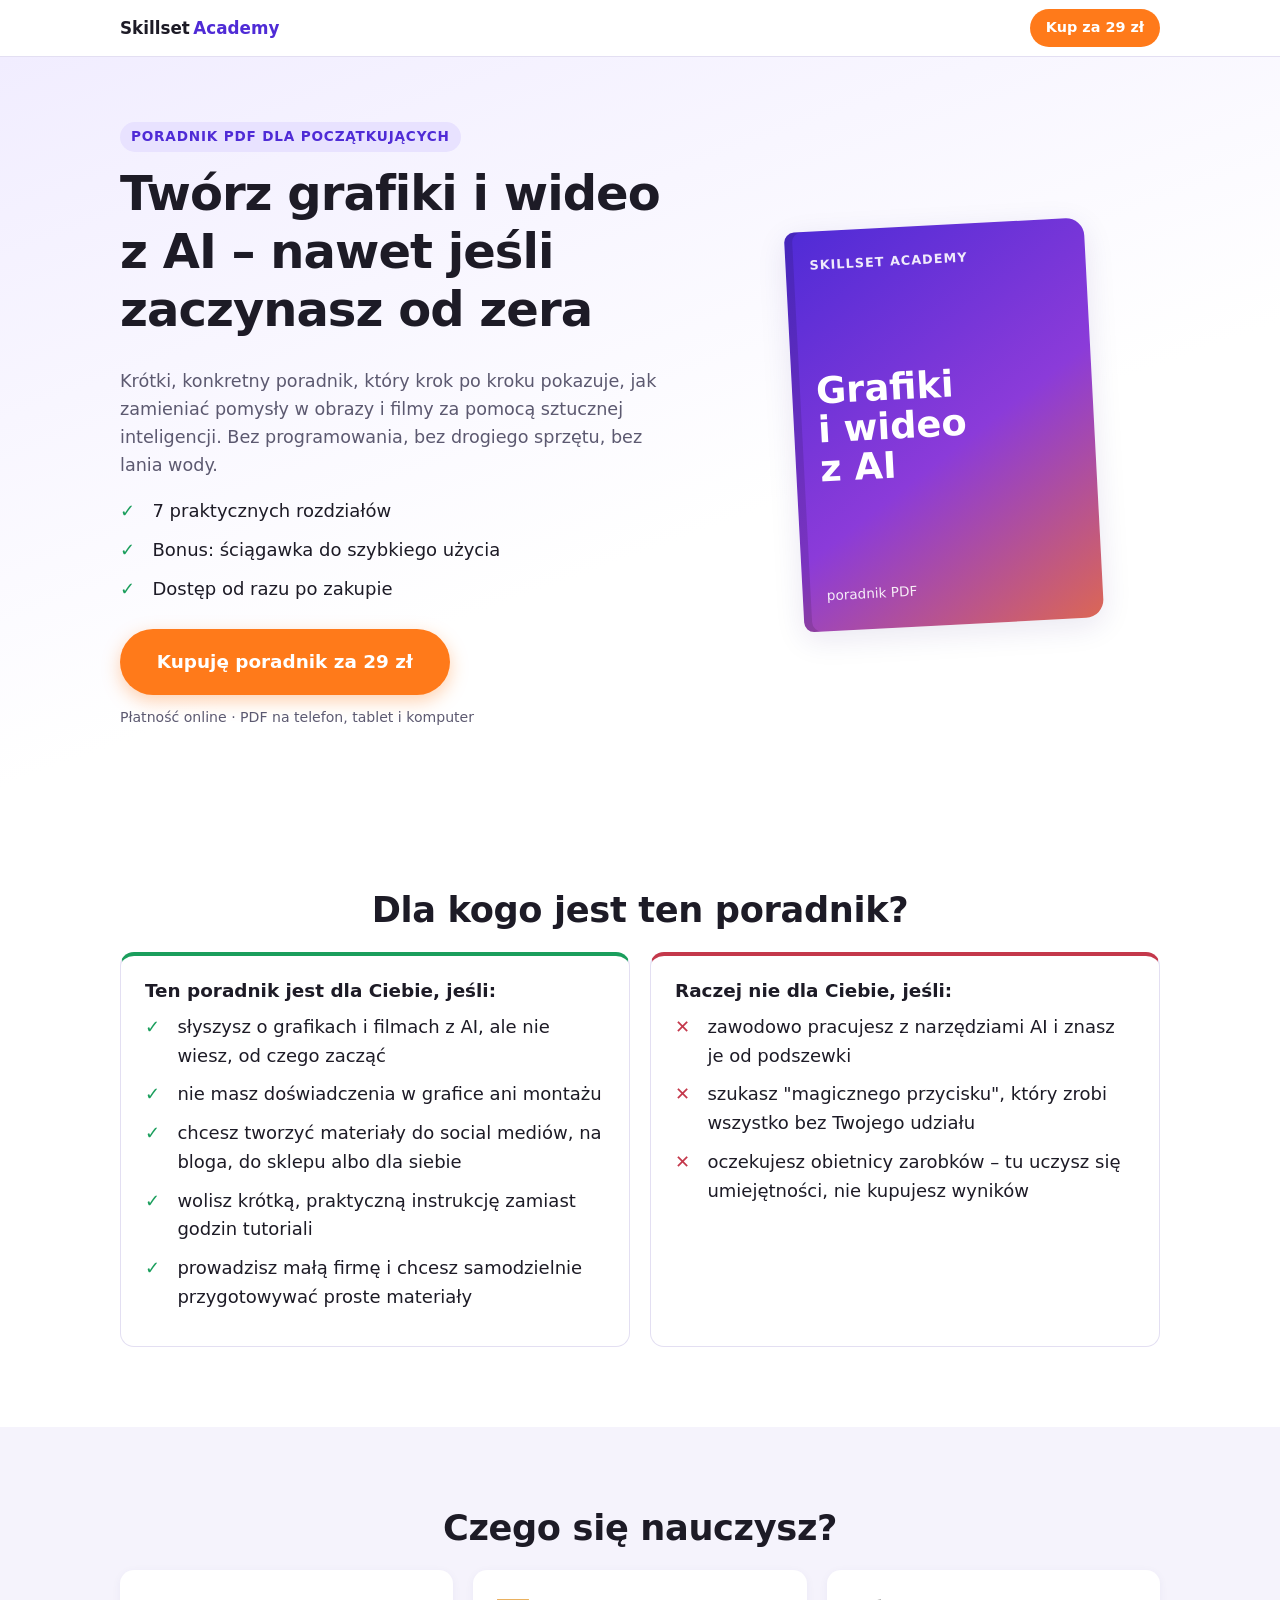
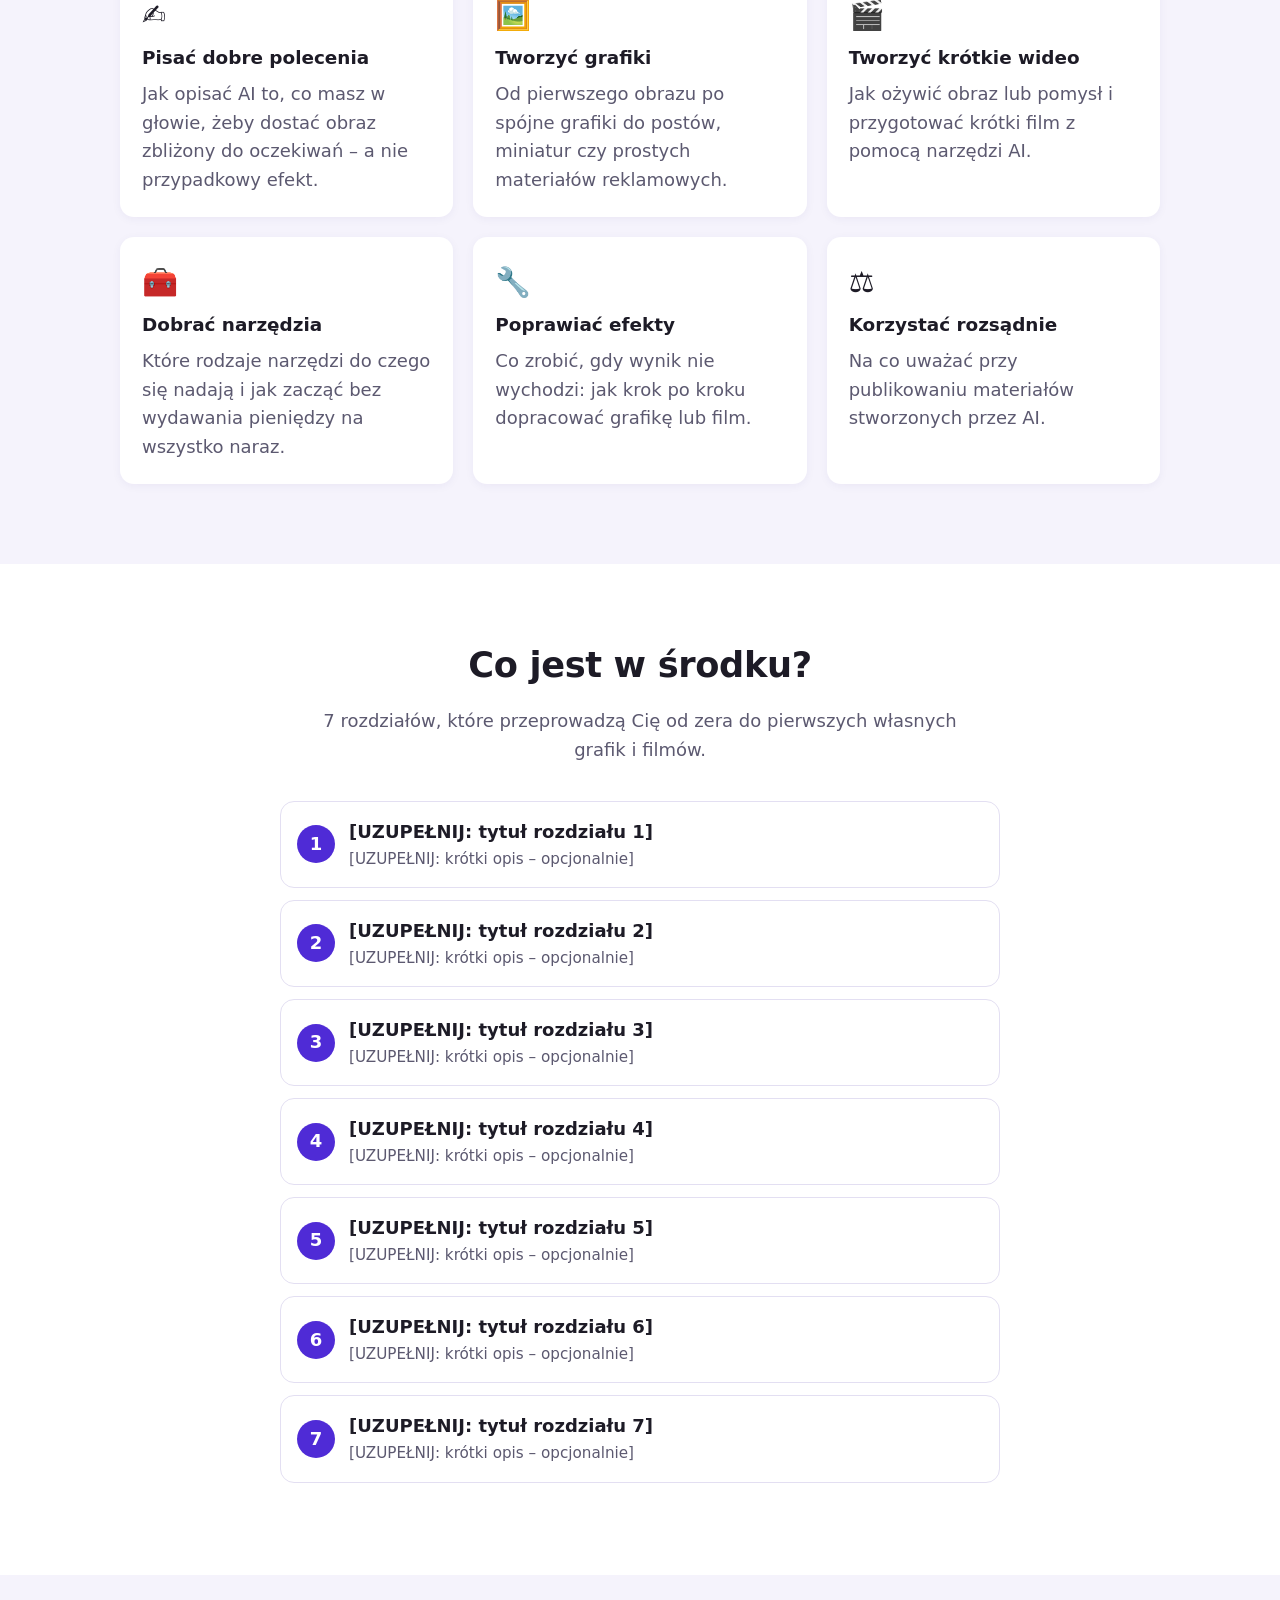
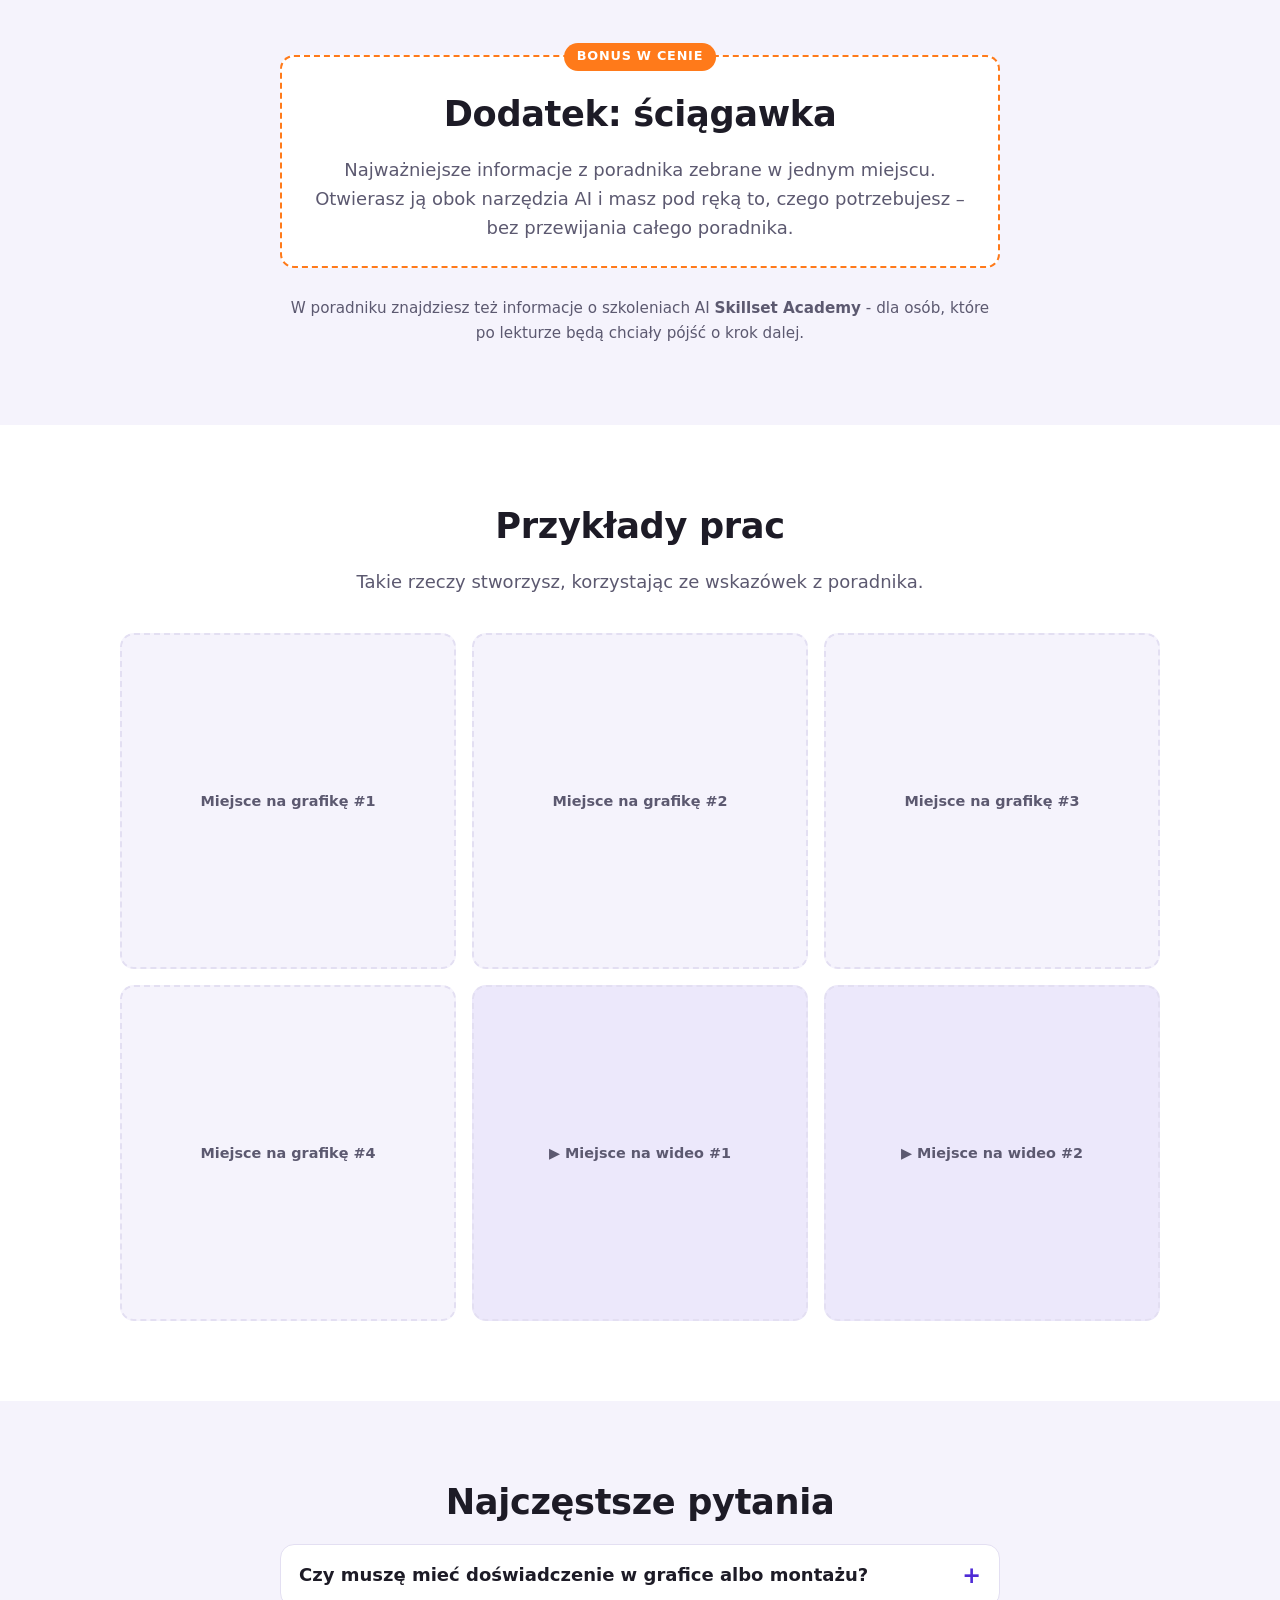
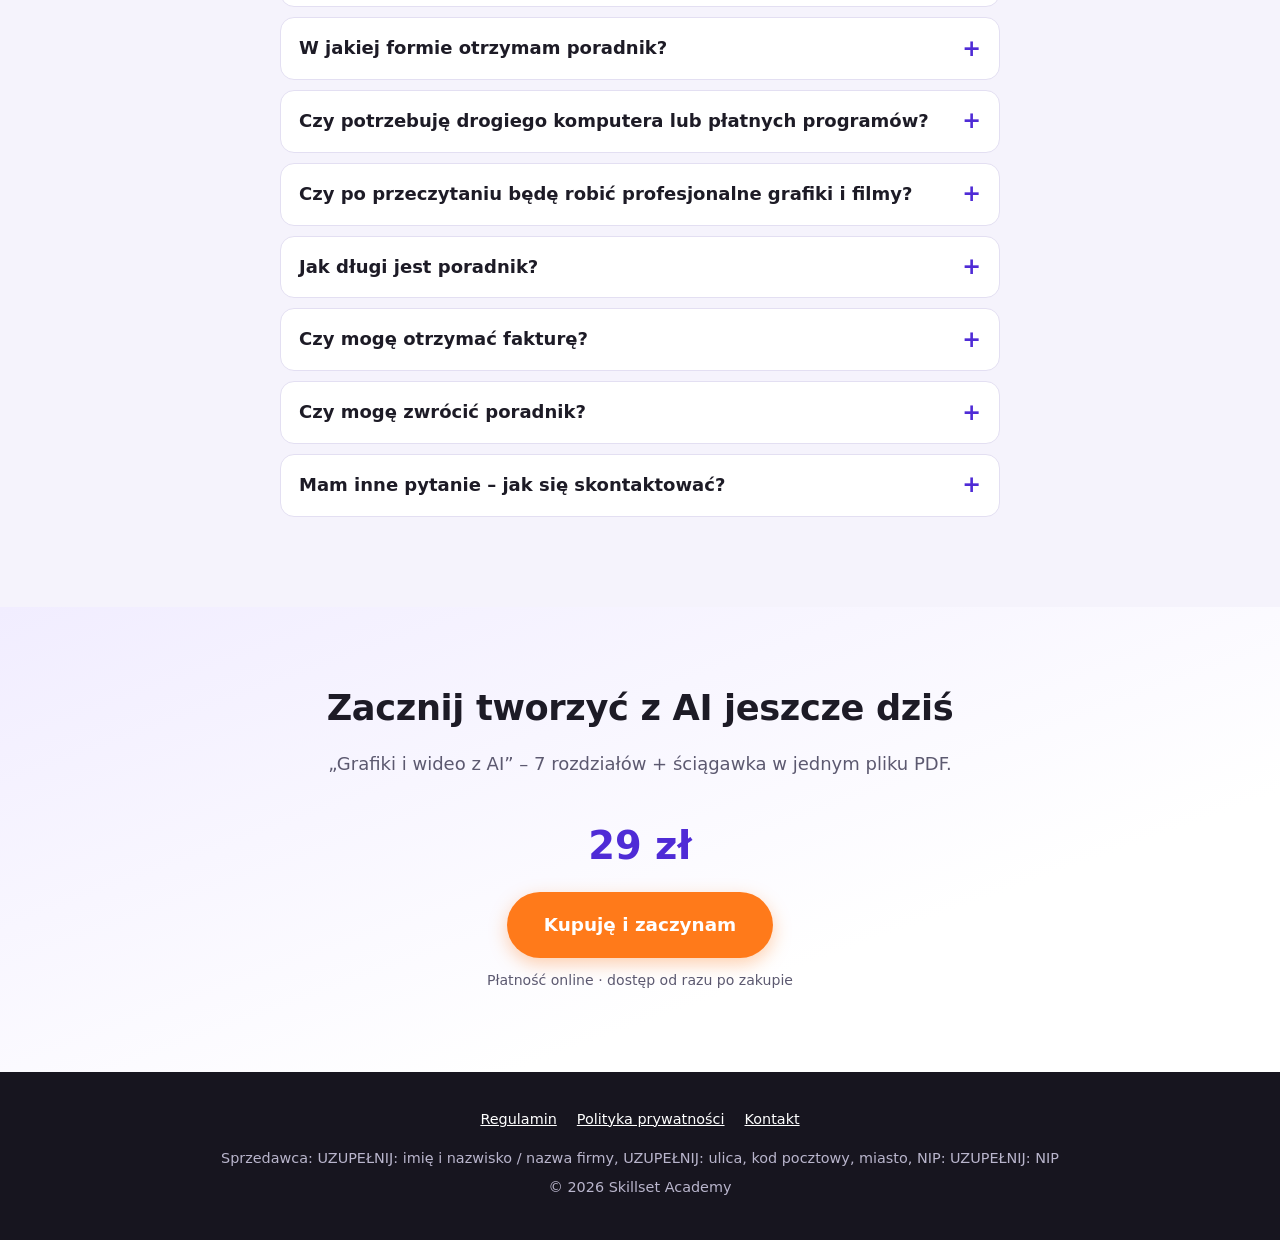
<file: site/index.html>
<!doctype html>
<html lang="pl">
<head>
  <meta charset="utf-8">
  <meta name="viewport" content="width=device-width, initial-scale=1">
  <!-- TEKST: tytuł karty przeglądarki i opis w wynikach wyszukiwania / przy udostępnianiu -->
  <title>Grafiki i wideo z AI – praktyczny poradnik PDF | Skillset Academy</title>
  <meta name="description" content="Krótki, praktyczny poradnik PDF: naucz się tworzyć grafiki i wideo z pomocą sztucznej inteligencji – bez doświadczenia. 7 rozdziałów + ściągawka.">
  <meta property="og:type" content="website">
  <meta property="og:title" content="Grafiki i wideo z AI – praktyczny poradnik PDF">
  <meta property="og:description" content="Naucz się tworzyć grafiki i wideo z AI krok po kroku – bez doświadczenia. 7 rozdziałów + ściągawka.">
  <!-- OBRAZEK przy udostępnianiu linku (1200x630 px): wrzuć plik i odkomentuj -->
  <!-- <meta property="og:image" content="assets/img/og.jpg"> -->
  <meta name="theme-color" content="#4f2bd6">
  <link rel="icon" href="assets/img/favicon.svg" type="image/svg+xml">
  <link rel="stylesheet" href="assets/css/style.css">
  <script src="config.js"></script>
</head>
<body>

<header class="topbar">
  <div class="wrap topbar__inner">
    <span class="logo">Skillset<span class="logo__accent">Academy</span></span>
    <a class="btn btn--small js-buy" href="#kup">Kup za <span data-config="product.priceLabel">29 zł</span></a>
  </div>
</header>

<main>

  <!-- ================= NAGŁÓWEK (HERO) ================= -->
  <section class="hero" id="kup">
    <div class="wrap hero__inner">
      <div class="hero__text">
        <p class="eyebrow">Poradnik PDF dla początkujących</p>
        <h1>Twórz grafiki i wideo z&nbsp;AI – nawet jeśli zaczynasz od zera</h1>
        <p class="lead">
          Krótki, konkretny poradnik, który krok po kroku pokazuje, jak zamieniać pomysły
          w obrazy i filmy za pomocą sztucznej inteligencji. Bez programowania, bez drogiego sprzętu,
          bez lania wody.
        </p>
        <ul class="ticks">
          <li>7 praktycznych rozdziałów</li>
          <li>Bonus: ściągawka do szybkiego użycia</li>
          <li>Dostęp od razu po zakupie</li>
        </ul>
        <div class="cta">
          <a class="btn btn--big js-buy" href="#kup">Kupuję poradnik za <span data-config="product.priceLabel">29 zł</span></a>
          <p class="cta__note">Płatność online · PDF na telefon, tablet i komputer</p>
        </div>
      </div>
      <div class="hero__visual" aria-hidden="true">
        <!-- GRAFIKA: okładka poradnika. Wrzuć plik do assets/img/ i podmień ten blok na:
             <img src="assets/img/okladka.webp" alt="Okładka poradnika Grafiki i wideo z AI" width="600" height="800" fetchpriority="high">
        -->
        <div class="cover">
          <span class="cover__brand">Skillset Academy</span>
          <span class="cover__title">Grafiki<br>i wideo<br>z AI</span>
          <span class="cover__tag">poradnik PDF</span>
        </div>
      </div>
    </div>
  </section>

  <!-- ================= DLA KOGO ================= -->
  <section class="section" id="dla-kogo">
    <div class="wrap">
      <h2>Dla kogo jest ten poradnik?</h2>
      <div class="grid grid--2">
        <div class="card card--yes">
          <h3>Ten poradnik jest dla Ciebie, jeśli:</h3>
          <ul class="ticks">
            <li>słyszysz o grafikach i filmach z AI, ale nie wiesz, od czego zacząć</li>
            <li>nie masz doświadczenia w grafice ani montażu</li>
            <li>chcesz tworzyć materiały do social mediów, na bloga, do sklepu albo dla siebie</li>
            <li>wolisz krótką, praktyczną instrukcję zamiast godzin tutoriali</li>
            <li>prowadzisz małą firmę i chcesz samodzielnie przygotowywać proste materiały</li>
          </ul>
        </div>
        <div class="card card--no">
          <h3>Raczej nie dla Ciebie, jeśli:</h3>
          <ul class="crosses">
            <li>zawodowo pracujesz z narzędziami AI i znasz je od podszewki</li>
            <li>szukasz "magicznego przycisku", który zrobi wszystko bez Twojego udziału</li>
            <li>oczekujesz obietnicy zarobków – tu uczysz się umiejętności, nie kupujesz wyników</li>
          </ul>
        </div>
      </div>
    </div>
  </section>

  <!-- ================= CZEGO SIĘ NAUCZYSZ ================= -->
  <section class="section section--alt" id="czego-sie-nauczysz">
    <div class="wrap">
      <h2>Czego się nauczysz?</h2>
      <!-- TEKST: dopasuj punkty do faktycznej treści poradnika -->
      <div class="grid grid--3">
        <div class="feature">
          <span class="feature__icon" aria-hidden="true">✍️</span>
          <h3>Pisać dobre polecenia</h3>
          <p>Jak opisać AI to, co masz w głowie, żeby dostać obraz zbliżony do oczekiwań – a nie przypadkowy efekt.</p>
        </div>
        <div class="feature">
          <span class="feature__icon" aria-hidden="true">🖼️</span>
          <h3>Tworzyć grafiki</h3>
          <p>Od pierwszego obrazu po spójne grafiki do postów, miniatur czy prostych materiałów reklamowych.</p>
        </div>
        <div class="feature">
          <span class="feature__icon" aria-hidden="true">🎬</span>
          <h3>Tworzyć krótkie wideo</h3>
          <p>Jak ożywić obraz lub pomysł i przygotować krótki film z pomocą narzędzi AI.</p>
        </div>
        <div class="feature">
          <span class="feature__icon" aria-hidden="true">🧰</span>
          <h3>Dobrać narzędzia</h3>
          <p>Które rodzaje narzędzi do czego się nadają i jak zacząć bez wydawania pieniędzy na wszystko naraz.</p>
        </div>
        <div class="feature">
          <span class="feature__icon" aria-hidden="true">🔧</span>
          <h3>Poprawiać efekty</h3>
          <p>Co zrobić, gdy wynik nie wychodzi: jak krok po kroku dopracować grafikę lub film.</p>
        </div>
        <div class="feature">
          <span class="feature__icon" aria-hidden="true">⚖️</span>
          <h3>Korzystać rozsądnie</h3>
          <p>Na co uważać przy publikowaniu materiałów stworzonych przez AI.</p>
        </div>
      </div>
    </div>
  </section>

  <!-- ================= SPIS ROZDZIAŁÓW ================= -->
  <section class="section" id="rozdzialy">
    <div class="wrap wrap--narrow">
      <h2>Co jest w środku?</h2>
      <p class="section__lead">7 rozdziałów, które przeprowadzą Cię od zera do pierwszych własnych grafik i filmów.</p>
      <!-- UZUPEŁNIJ: tytuły rozdziałów (i opcjonalnie jednozdaniowy opis każdego) -->
      <ol class="chapters">
        <li><span class="chapters__title">[UZUPEŁNIJ: tytuł rozdziału 1]</span><span class="chapters__desc">[UZUPEŁNIJ: krótki opis – opcjonalnie]</span></li>
        <li><span class="chapters__title">[UZUPEŁNIJ: tytuł rozdziału 2]</span><span class="chapters__desc">[UZUPEŁNIJ: krótki opis – opcjonalnie]</span></li>
        <li><span class="chapters__title">[UZUPEŁNIJ: tytuł rozdziału 3]</span><span class="chapters__desc">[UZUPEŁNIJ: krótki opis – opcjonalnie]</span></li>
        <li><span class="chapters__title">[UZUPEŁNIJ: tytuł rozdziału 4]</span><span class="chapters__desc">[UZUPEŁNIJ: krótki opis – opcjonalnie]</span></li>
        <li><span class="chapters__title">[UZUPEŁNIJ: tytuł rozdziału 5]</span><span class="chapters__desc">[UZUPEŁNIJ: krótki opis – opcjonalnie]</span></li>
        <li><span class="chapters__title">[UZUPEŁNIJ: tytuł rozdziału 6]</span><span class="chapters__desc">[UZUPEŁNIJ: krótki opis – opcjonalnie]</span></li>
        <li><span class="chapters__title">[UZUPEŁNIJ: tytuł rozdziału 7]</span><span class="chapters__desc">[UZUPEŁNIJ: krótki opis – opcjonalnie]</span></li>
      </ol>
    </div>
  </section>

  <!-- ================= BONUS ================= -->
  <section class="section section--alt" id="bonus">
    <div class="wrap wrap--narrow">
      <div class="bonus">
        <span class="bonus__badge">Bonus w cenie</span>
        <h2>Dodatek: ściągawka</h2>
        <!-- TEKST: opisz, co dokładnie jest w ściągawce -->
        <p>
          Najważniejsze informacje z poradnika zebrane w jednym miejscu. Otwierasz ją obok narzędzia AI
          i masz pod ręką to, czego potrzebujesz – bez przewijania całego poradnika.
        </p>
      </div>
      <p class="trainings">
        W poradniku znajdziesz też informacje o szkoleniach AI <strong>Skillset Academy</strong> -
        dla osób, które po lekturze będą chciały pójść o krok dalej.
        <a class="js-trainings-link" href="#" hidden>Zobacz szkolenia →</a>
      </p>
    </div>
  </section>

  <!-- ================= PRZYKŁADY PRAC ================= -->
  <section class="section" id="przyklady">
    <div class="wrap">
      <h2>Przykłady prac</h2>
      <p class="section__lead">Takie rzeczy stworzysz, korzystając ze wskazówek z poradnika.</p>
      <!--
        GRAFIKI I WIDEO: wrzuć pliki do katalogu site/assets/przyklady/ i podmień kafelki "placeholder".

        Grafika (zalecany format .webp lub .jpg, ok. 800 px szerokości):
          <figure class="example">
            <img src="assets/przyklady/grafika-1.webp" alt="Krótki opis grafiki" width="800" height="800" loading="lazy">
            <figcaption>Podpis (opcjonalnie)</figcaption>
          </figure>

        Wideo (.mp4, krótkie i skompresowane – najlepiej poniżej 5 MB; poster = kadr wyświetlany przed odtworzeniem):
          <figure class="example">
            <video src="assets/przyklady/wideo-1.mp4" poster="assets/przyklady/wideo-1.jpg" controls playsinline preload="none" muted></video>
            <figcaption>Podpis (opcjonalnie)</figcaption>
          </figure>

        Wstawiaj tylko prace faktycznie wykonane metodami z poradnika.
      -->
      <div class="examples">
        <figure class="example example--placeholder"><div class="placeholder">Miejsce na grafikę #1</div></figure>
        <figure class="example example--placeholder"><div class="placeholder">Miejsce na grafikę #2</div></figure>
        <figure class="example example--placeholder"><div class="placeholder">Miejsce na grafikę #3</div></figure>
        <figure class="example example--placeholder"><div class="placeholder">Miejsce na grafikę #4</div></figure>
        <figure class="example example--placeholder example--video"><div class="placeholder">▶ Miejsce na wideo #1</div></figure>
        <figure class="example example--placeholder example--video"><div class="placeholder">▶ Miejsce na wideo #2</div></figure>
      </div>
    </div>
  </section>

  <!-- ================= OPINIE ================= -->
  <!--
    UZUPEŁNIJ: sekcja opinii jest celowo PUSTA i UKRYTA (atrybut "hidden").
    Dodawaj wyłącznie prawdziwe opinie prawdziwych klientów, za ich zgodą
    (uwaga: wymyślone opinie są nieuczciwą praktyką rynkową – zakazane prawem).
    Żeby włączyć sekcję: usuń słowo "hidden" poniżej i wstaw opinie według wzoru:

      <blockquote class="review">
        <p>"Treść opinii"</p>
        <cite>Imię, miasto / zawód</cite>
      </blockquote>
  -->
  <section class="section section--alt" id="opinie" hidden>
    <div class="wrap">
      <h2>Opinie czytelników</h2>
      <div class="reviews">
        <!-- tu wstaw opinie -->
      </div>
    </div>
  </section>

  <!-- ================= FAQ ================= -->
  <section class="section section--alt" id="faq">
    <div class="wrap wrap--narrow">
      <h2>Najczęstsze pytania</h2>
      <div class="faq">
        <details>
          <summary>Czy muszę mieć doświadczenie w grafice albo montażu?</summary>
          <p>Nie. Poradnik jest napisany z myślą o osobach, które zaczynają od zera. Wszystko jest wyjaśnione prostym językiem, krok po kroku.</p>
        </details>
        <details>
          <summary>W jakiej formie otrzymam poradnik?</summary>
          <p>To plik PDF. Otworzysz go na telefonie, tablecie i komputerze. Po opłaceniu zamówienia otrzymasz dostęp do pobrania <!-- UZUPEŁNIJ: doprecyzuj, np. "link w e-mailu" -->na adres e-mail podany przy płatności.</p>
        </details>
        <details>
          <summary>Czy potrzebuję drogiego komputera lub płatnych programów?</summary>
          <p>Nie potrzebujesz mocnego komputera – narzędzia AI działają w przeglądarce lub aplikacji. Wiele z nich ma darmowe wersje lub darmowe limity na start. Niektóre funkcje bywają płatne – poradnik podpowiada, jak zacząć bez zbędnych wydatków.</p>
        </details>
        <details>
          <summary>Czy po przeczytaniu będę robić profesjonalne grafiki i filmy?</summary>
          <p>Poradnik da Ci solidne podstawy i praktyczne wskazówki. Jakość efektów zależy od Twojej praktyki i od możliwości narzędzi – nie obiecujemy konkretnych rezultatów, ale pokażemy najkrótszą drogę, żeby zacząć.</p>
        </details>
        <details>
          <summary>Jak długi jest poradnik?</summary>
          <p>Jest celowo krótki i konkretny – <!-- UZUPEŁNIJ: liczba stron -->przeczytasz go w jeden wieczór, a ściągawka zostanie z Tobą na dłużej.</p>
        </details>
        <details>
          <summary>Czy mogę otrzymać fakturę?</summary>
          <p><!-- UZUPEŁNIJ: zależnie od formy działalności i operatora płatności -->Tak – napisz na adres <a data-config-mailto="seller.email" href="#">e-mail kontaktowy</a> po zakupie.</p>
        </details>
        <details>
          <summary>Czy mogę zwrócić poradnik?</summary>
          <p>Poradnik jest treścią cyfrową dostarczaną od razu. Zgodnie z prawem, jeśli przed rozpoczęciem pobierania wyrazisz na to zgodę, prawo do odstąpienia od umowy wygasa. Szczegóły znajdziesz w <a href="regulamin.html">regulaminie</a>. Jeśli plik się nie otwiera lub masz problem z dostępem – napisz do nas, pomożemy.</p>
        </details>
        <details>
          <summary>Mam inne pytanie – jak się skontaktować?</summary>
          <p>Napisz na <a data-config-mailto="seller.email" href="#"><span data-config="seller.email">adres e-mail</span></a>.</p>
        </details>
      </div>
    </div>
  </section>

  <!-- ================= POWTÓRZONY CTA ================= -->
  <section class="section final-cta" id="zamow">
    <div class="wrap wrap--narrow">
      <h2>Zacznij tworzyć z AI jeszcze dziś</h2>
      <p class="section__lead">„<span data-config="product.name">Grafiki i wideo z AI</span>” – 7 rozdziałów + ściągawka w jednym pliku PDF.</p>
      <p class="price"><span data-config="product.priceLabel">29 zł</span></p>
      <a class="btn btn--big js-buy" href="#kup">Kupuję i zaczynam</a>
      <p class="cta__note">Płatność online · dostęp od razu po zakupie</p>
    </div>
  </section>

</main>

<!-- Przyklejony przycisk zakupu na telefonie -->
<div class="sticky-cta" aria-hidden="true">
  <a class="btn btn--block js-buy" href="#kup" tabindex="-1">Kup poradnik – <span data-config="product.priceLabel">29 zł</span></a>
</div>

<footer class="footer">
  <div class="wrap">
    <nav class="footer__links">
      <a href="regulamin.html">Regulamin</a>
      <a href="polityka-prywatnosci.html">Polityka prywatności</a>
      <a href="#" class="js-cookie-settings">Ustawienia cookies</a>
      <a data-config-mailto="seller.email" href="#">Kontakt</a>
    </nav>
    <p class="footer__seller">
      Sprzedawca: <span data-config="seller.name"></span>, <span data-config="seller.address"></span><span data-config="seller.nip" data-prefix=", NIP: "></span>
    </p>
    <p class="footer__copy">© <span class="js-year">2026</span> Skillset Academy</p>
  </div>
</footer>

<script src="assets/js/tracking.js" defer></script>
<script src="assets/js/main.js" defer></script>
</body>
</html>
</file>
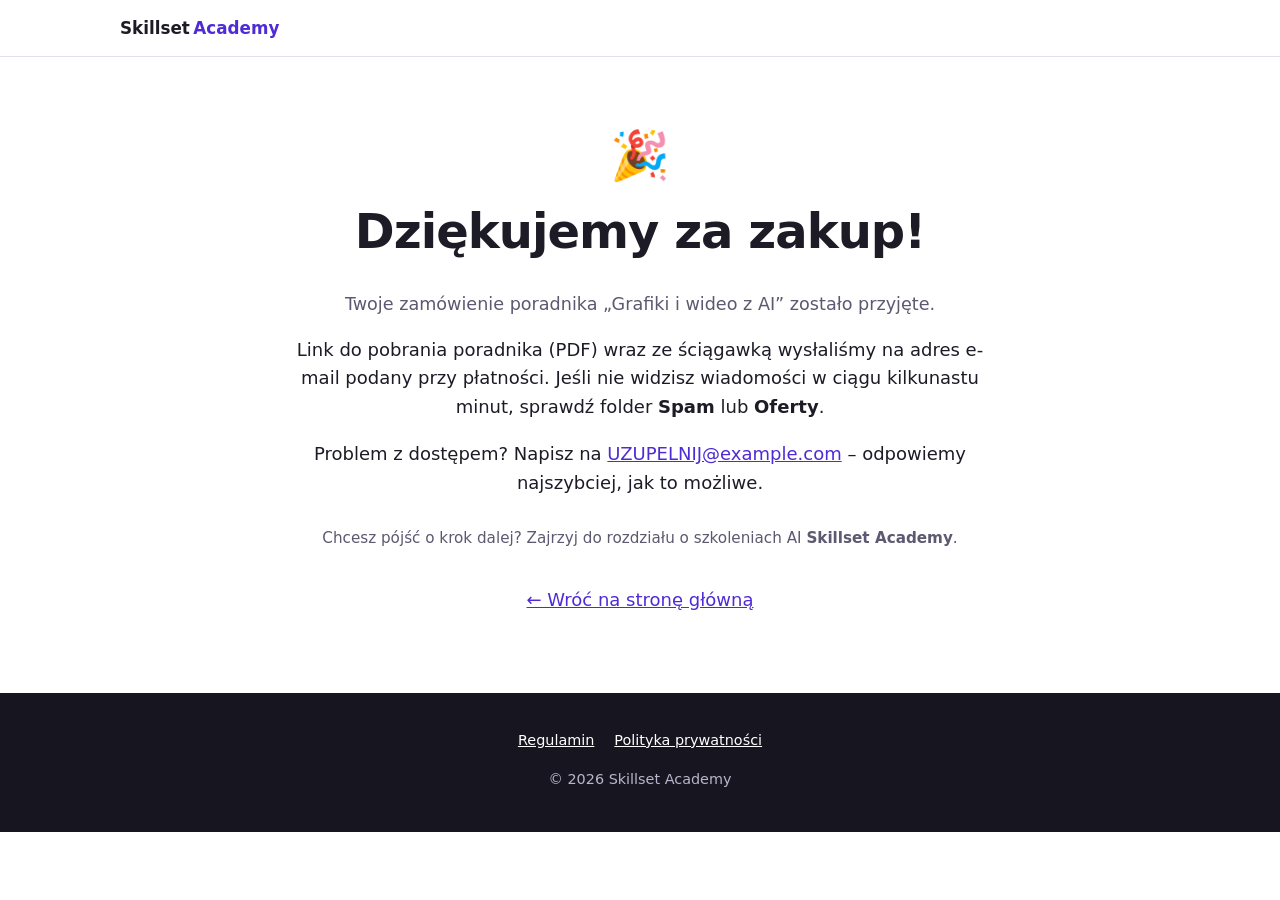
<file: site/dziekujemy.html>
<!doctype html>
<html lang="pl">
<head>
  <meta charset="utf-8">
  <meta name="viewport" content="width=device-width, initial-scale=1">
  <meta name="robots" content="noindex, nofollow">
  <title>Dziękujemy za zakup! | Skillset Academy</title>
  <meta name="theme-color" content="#4f2bd6">
  <link rel="icon" href="assets/img/favicon.svg" type="image/svg+xml">
  <link rel="stylesheet" href="assets/css/style.css">
  <script src="config.js"></script>
</head>
<body class="thanks-page">

<header class="topbar">
  <div class="wrap topbar__inner">
    <a class="logo" href="index.html" style="text-decoration:none">Skillset<span class="logo__accent">Academy</span></a>
  </div>
</header>

<!--
  STRONA PODZIĘKOWANIA - na ten adres operator płatności ma przekierować klienta
  po udanej płatności (np. https://TWOJA-DOMENA/dziekujemy.html).
  Tutaj wysyłane jest zdarzenie Purchase do Piksela Meta.
-->
<main class="thanks">
  <div class="wrap wrap--narrow">
    <span class="thanks__icon" aria-hidden="true">🎉</span>
    <h1>Dziękujemy za zakup!</h1>
    <p class="lead">
      Twoje zamówienie poradnika „<span data-config="product.name">Grafiki i wideo z AI</span>” zostało przyjęte.
    </p>
    <!-- UZUPEŁNIJ: dopasuj do tego, jak faktycznie dostarczasz plik (np. e-mail od operatora płatności) -->
    <p>
      Link do pobrania poradnika (PDF) wraz ze ściągawką wysłaliśmy na adres e-mail podany przy płatności.
      Jeśli nie widzisz wiadomości w ciągu kilkunastu minut, sprawdź folder <strong>Spam</strong> lub <strong>Oferty</strong>.
    </p>
    <p>
      Problem z dostępem? Napisz na
      <a data-config-mailto="seller.email" href="#"><span data-config="seller.email">adres e-mail</span></a> –
      odpowiemy najszybciej, jak to możliwe.
    </p>
    <p class="trainings">
      Chcesz pójść o krok dalej? Zajrzyj do rozdziału o szkoleniach AI <strong>Skillset Academy</strong>.
      <a class="js-trainings-link" href="#" hidden>Zobacz szkolenia →</a>
    </p>
    <p style="margin-top:2em"><a href="index.html">← Wróć na stronę główną</a></p>
  </div>
</main>

<footer class="footer">
  <div class="wrap">
    <nav class="footer__links">
      <a href="regulamin.html">Regulamin</a>
      <a href="polityka-prywatnosci.html">Polityka prywatności</a>
      <a href="#" class="js-cookie-settings">Ustawienia cookies</a>
    </nav>
    <p class="footer__copy">© <span class="js-year">2026</span> Skillset Academy</p>
  </div>
</footer>

<script src="assets/js/tracking.js" defer></script>
<script src="assets/js/main.js" defer></script>
<script src="assets/js/purchase.js" defer></script>
</body>
</html>
</file>
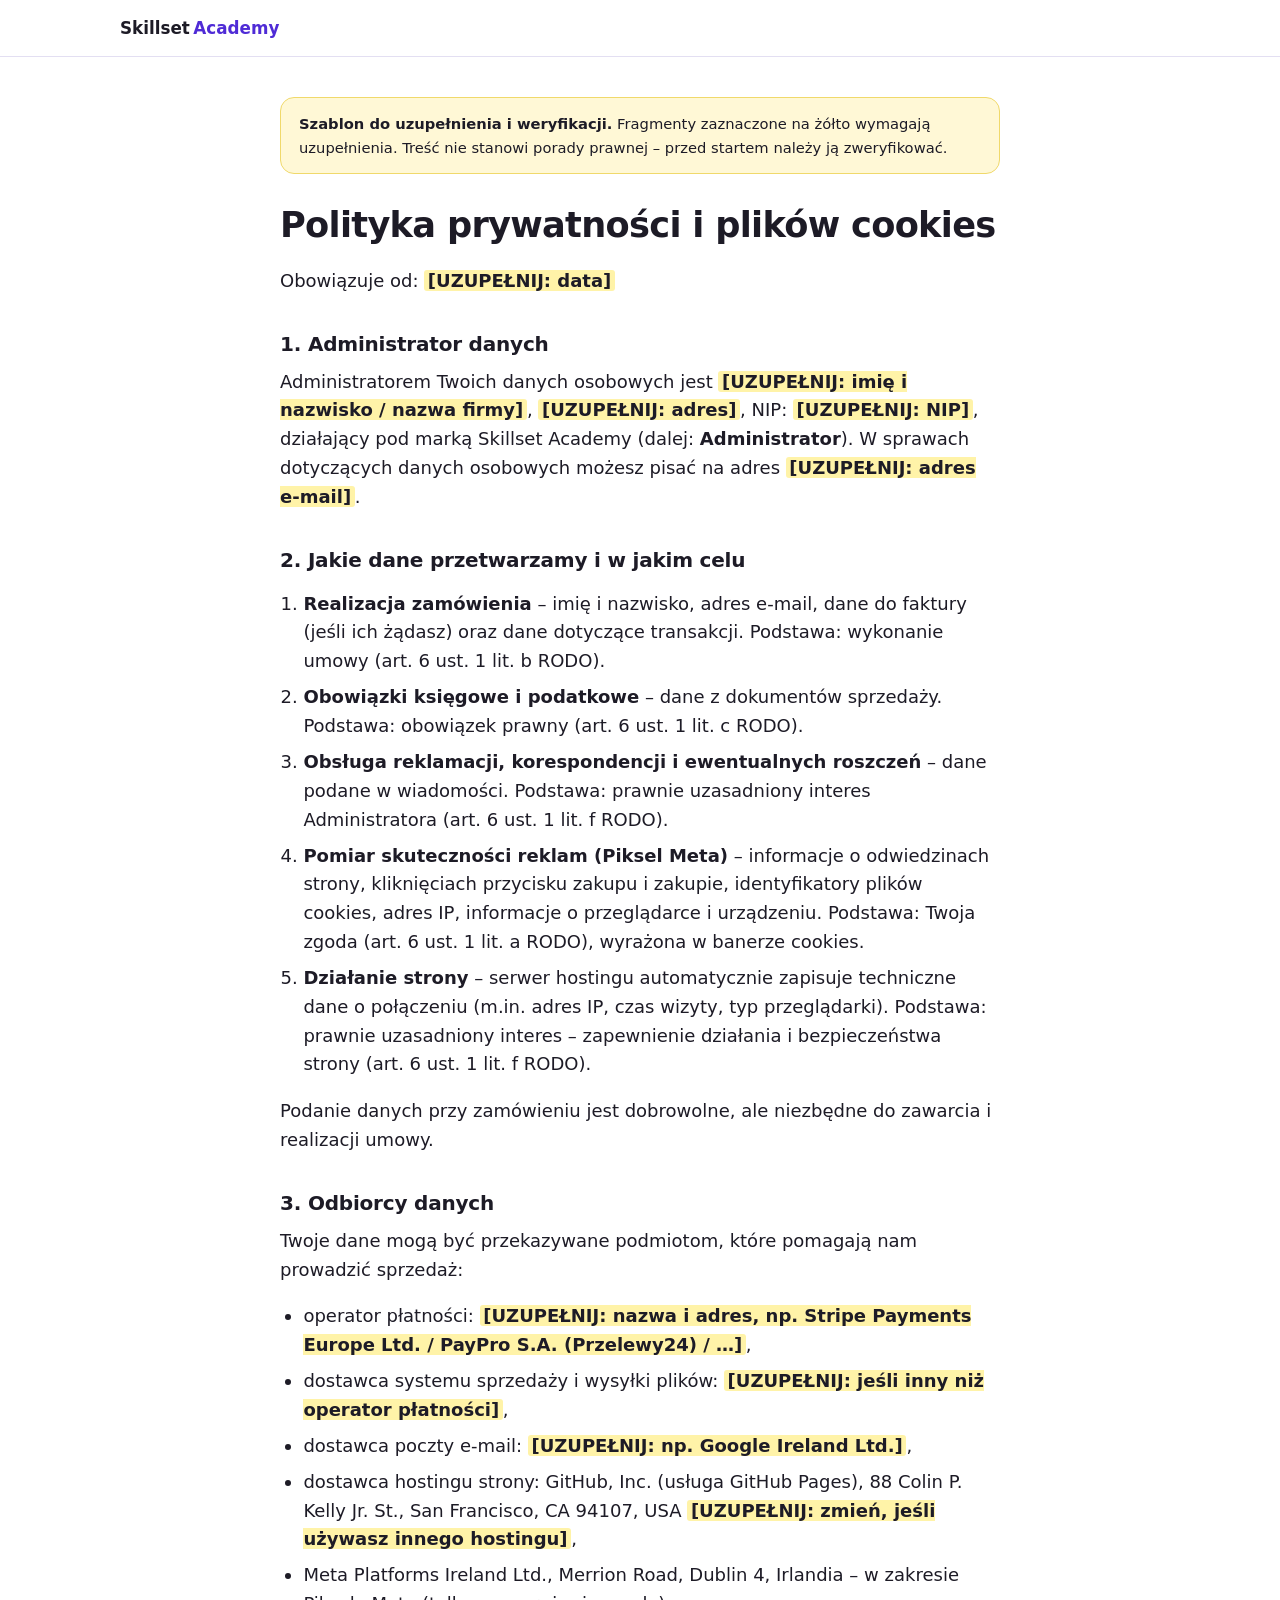
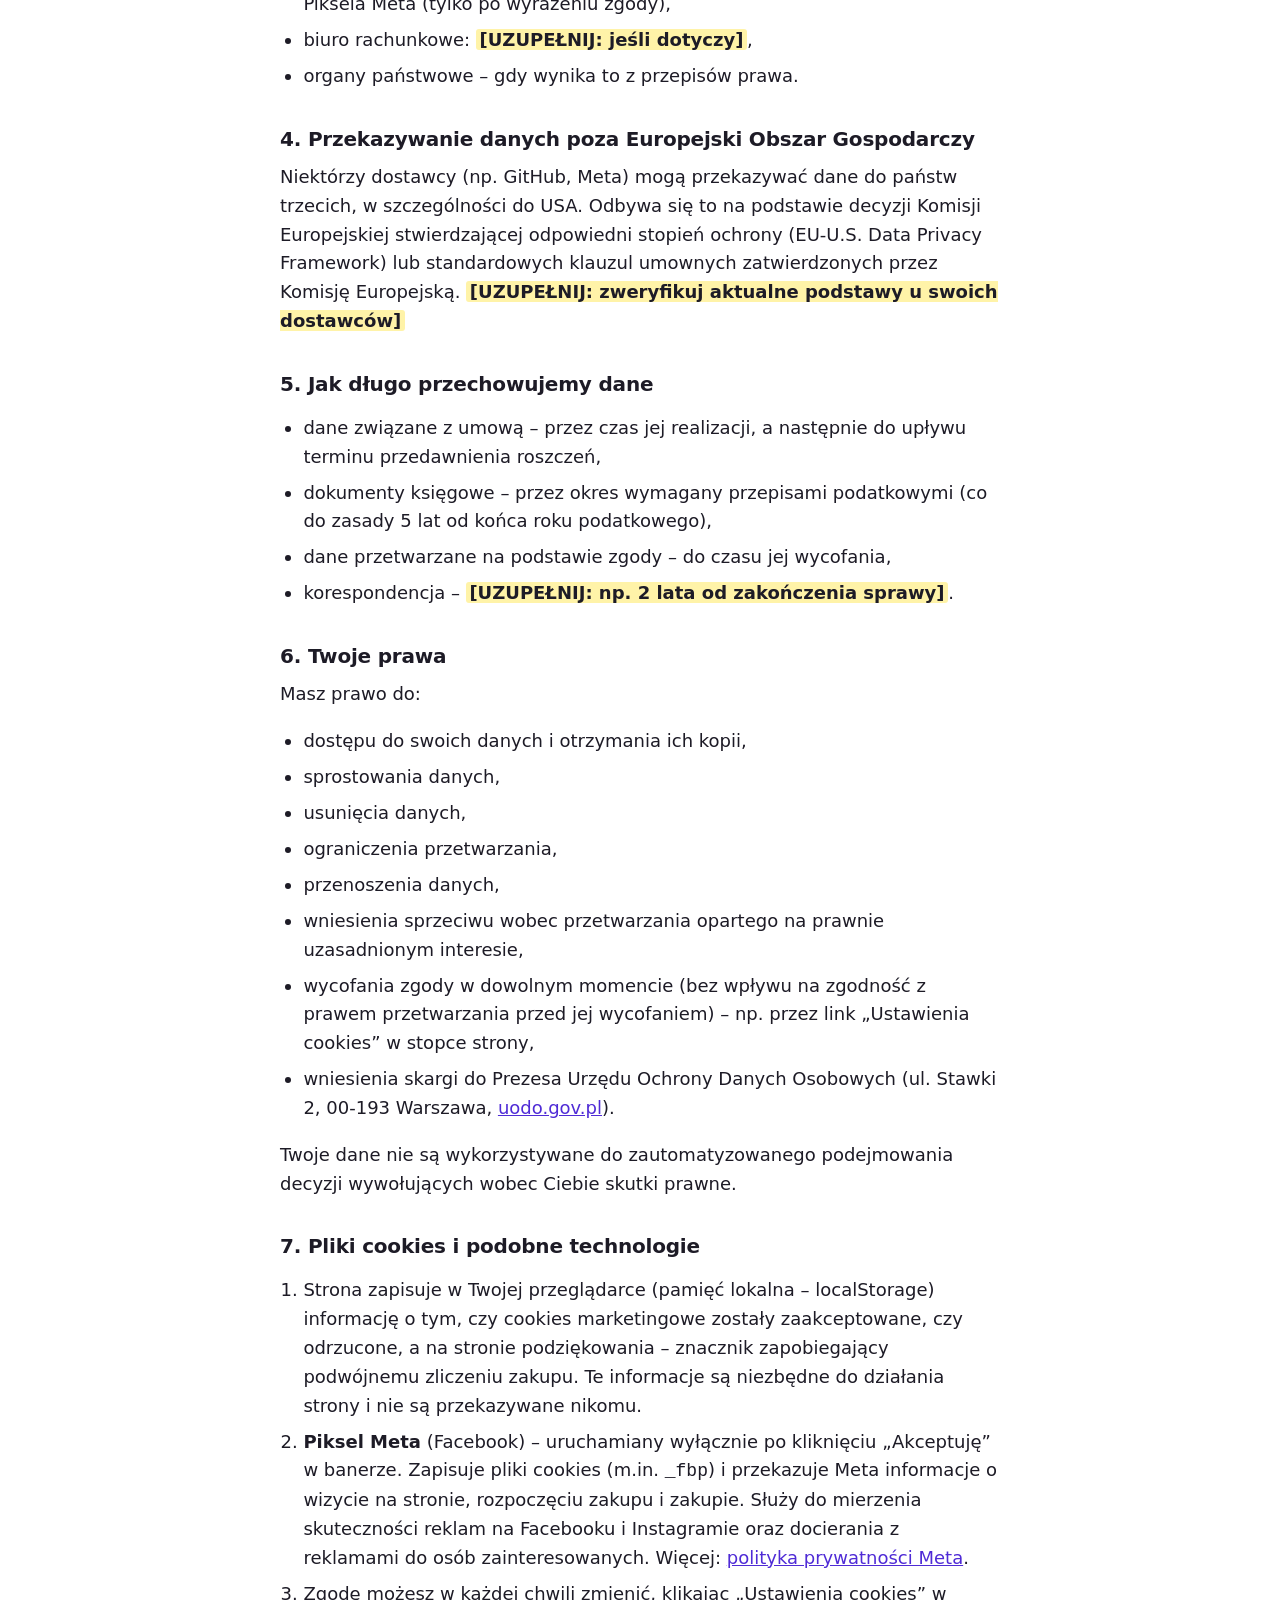
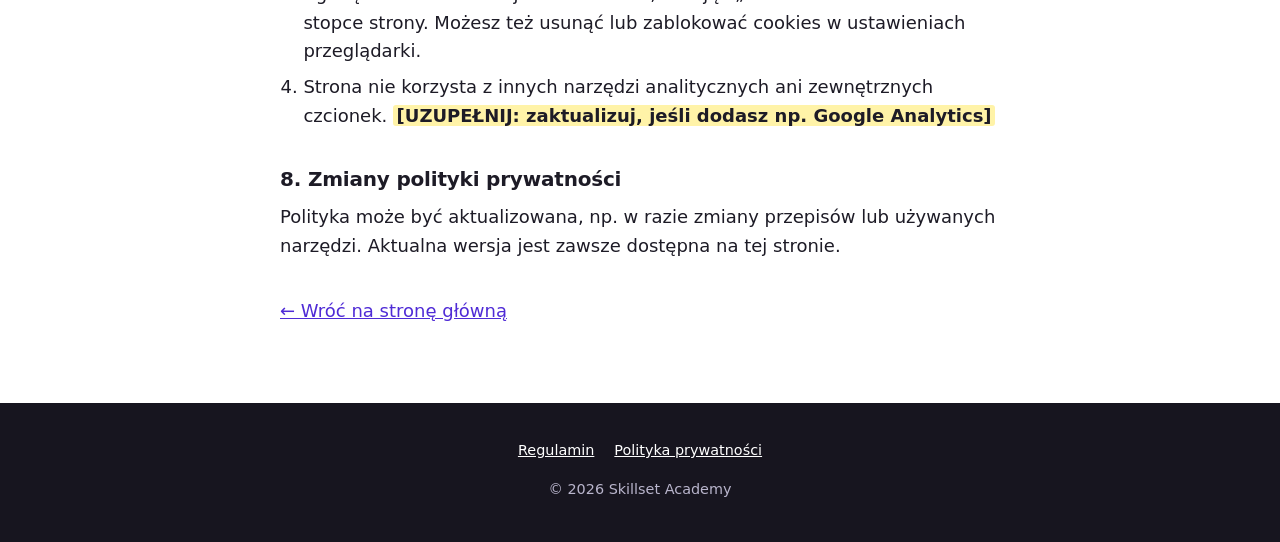
<file: site/polityka-prywatnosci.html>
<!doctype html>
<html lang="pl">
<head>
  <meta charset="utf-8">
  <meta name="viewport" content="width=device-width, initial-scale=1">
  <title>Polityka prywatności | Skillset Academy</title>
  <meta name="theme-color" content="#4f2bd6">
  <link rel="icon" href="assets/img/favicon.svg" type="image/svg+xml">
  <link rel="stylesheet" href="assets/css/style.css">
  <script src="config.js"></script>
</head>
<body>

<header class="topbar">
  <div class="wrap topbar__inner">
    <a class="logo" href="index.html" style="text-decoration:none">Skillset<span class="logo__accent">Academy</span></a>
  </div>
</header>

<main class="doc">
  <div class="wrap wrap--narrow">

    <!--
      =====================================================================
      SZABLON POLITYKI PRYWATNOŚCI - DO WERYFIKACJI PRZED STARTEM.
      Miejsca do uzupełnienia: <span class="fill">[UZUPEŁNIJ: ...]</span> (na żółto).
      Po uzupełnieniu usuń żółtą ramkę "doc-note" poniżej.
      =====================================================================
    -->
    <div class="doc-note">
      <strong>Szablon do uzupełnienia i weryfikacji.</strong> Fragmenty zaznaczone na żółto wymagają uzupełnienia.
      Treść nie stanowi porady prawnej – przed startem należy ją zweryfikować.
    </div>

    <h1>Polityka prywatności i plików cookies</h1>
    <p>Obowiązuje od: <span class="fill">[UZUPEŁNIJ: data]</span></p>

    <h2>1. Administrator danych</h2>
    <p>
      Administratorem Twoich danych osobowych jest <span class="fill">[UZUPEŁNIJ: imię i nazwisko / nazwa firmy]</span>,
      <span class="fill">[UZUPEŁNIJ: adres]</span>, NIP: <span class="fill">[UZUPEŁNIJ: NIP]</span>, działający pod marką Skillset Academy
      (dalej: <strong>Administrator</strong>). W sprawach dotyczących danych osobowych możesz pisać na adres
      <span class="fill">[UZUPEŁNIJ: adres e-mail]</span>.
    </p>

    <h2>2. Jakie dane przetwarzamy i w jakim celu</h2>
    <ol>
      <li><strong>Realizacja zamówienia</strong> – imię i nazwisko, adres e-mail, dane do faktury (jeśli ich żądasz) oraz dane dotyczące transakcji. Podstawa: wykonanie umowy (art. 6 ust. 1 lit. b RODO).</li>
      <li><strong>Obowiązki księgowe i podatkowe</strong> – dane z dokumentów sprzedaży. Podstawa: obowiązek prawny (art. 6 ust. 1 lit. c RODO).</li>
      <li><strong>Obsługa reklamacji, korespondencji i ewentualnych roszczeń</strong> – dane podane w wiadomości. Podstawa: prawnie uzasadniony interes Administratora (art. 6 ust. 1 lit. f RODO).</li>
      <li><strong>Pomiar skuteczności reklam (Piksel Meta)</strong> – informacje o odwiedzinach strony, kliknięciach przycisku zakupu i zakupie, identyfikatory plików cookies, adres IP, informacje o przeglądarce i urządzeniu. Podstawa: Twoja zgoda (art. 6 ust. 1 lit. a RODO), wyrażona w banerze cookies.</li>
      <li><strong>Działanie strony</strong> – serwer hostingu automatycznie zapisuje techniczne dane o połączeniu (m.in. adres IP, czas wizyty, typ przeglądarki). Podstawa: prawnie uzasadniony interes – zapewnienie działania i bezpieczeństwa strony (art. 6 ust. 1 lit. f RODO).</li>
    </ol>
    <p>Podanie danych przy zamówieniu jest dobrowolne, ale niezbędne do zawarcia i realizacji umowy.</p>

    <h2>3. Odbiorcy danych</h2>
    <p>Twoje dane mogą być przekazywane podmiotom, które pomagają nam prowadzić sprzedaż:</p>
    <ul>
      <li>operator płatności: <span class="fill">[UZUPEŁNIJ: nazwa i adres, np. Stripe Payments Europe Ltd. / PayPro S.A. (Przelewy24) / …]</span>,</li>
      <li>dostawca systemu sprzedaży i wysyłki plików: <span class="fill">[UZUPEŁNIJ: jeśli inny niż operator płatności]</span>,</li>
      <li>dostawca poczty e-mail: <span class="fill">[UZUPEŁNIJ: np. Google Ireland Ltd.]</span>,</li>
      <li>dostawca hostingu strony: GitHub, Inc. (usługa GitHub Pages), 88 Colin P. Kelly Jr. St., San Francisco, CA 94107, USA <span class="fill">[UZUPEŁNIJ: zmień, jeśli używasz innego hostingu]</span>,</li>
      <li>Meta Platforms Ireland Ltd., Merrion Road, Dublin 4, Irlandia – w zakresie Piksela Meta (tylko po wyrażeniu zgody),</li>
      <li>biuro rachunkowe: <span class="fill">[UZUPEŁNIJ: jeśli dotyczy]</span>,</li>
      <li>organy państwowe – gdy wynika to z przepisów prawa.</li>
    </ul>

    <h2>4. Przekazywanie danych poza Europejski Obszar Gospodarczy</h2>
    <p>
      Niektórzy dostawcy (np. GitHub, Meta) mogą przekazywać dane do państw trzecich, w szczególności do USA.
      Odbywa się to na podstawie decyzji Komisji Europejskiej stwierdzającej odpowiedni stopień ochrony
      (EU-U.S. Data Privacy Framework) lub standardowych klauzul umownych zatwierdzonych przez Komisję Europejską.
      <span class="fill">[UZUPEŁNIJ: zweryfikuj aktualne podstawy u swoich dostawców]</span>
    </p>

    <h2>5. Jak długo przechowujemy dane</h2>
    <ul>
      <li>dane związane z umową – przez czas jej realizacji, a następnie do upływu terminu przedawnienia roszczeń,</li>
      <li>dokumenty księgowe – przez okres wymagany przepisami podatkowymi (co do zasady 5 lat od końca roku podatkowego),</li>
      <li>dane przetwarzane na podstawie zgody – do czasu jej wycofania,</li>
      <li>korespondencja – <span class="fill">[UZUPEŁNIJ: np. 2 lata od zakończenia sprawy]</span>.</li>
    </ul>

    <h2>6. Twoje prawa</h2>
    <p>Masz prawo do:</p>
    <ul>
      <li>dostępu do swoich danych i otrzymania ich kopii,</li>
      <li>sprostowania danych,</li>
      <li>usunięcia danych,</li>
      <li>ograniczenia przetwarzania,</li>
      <li>przenoszenia danych,</li>
      <li>wniesienia sprzeciwu wobec przetwarzania opartego na prawnie uzasadnionym interesie,</li>
      <li>wycofania zgody w dowolnym momencie (bez wpływu na zgodność z prawem przetwarzania przed jej wycofaniem) – np. przez link „Ustawienia cookies” w stopce strony,</li>
      <li>wniesienia skargi do Prezesa Urzędu Ochrony Danych Osobowych (ul. Stawki 2, 00-193 Warszawa, <a href="https://uodo.gov.pl" rel="noopener">uodo.gov.pl</a>).</li>
    </ul>
    <p>Twoje dane nie są wykorzystywane do zautomatyzowanego podejmowania decyzji wywołujących wobec Ciebie skutki prawne.</p>

    <h2>7. Pliki cookies i podobne technologie</h2>
    <ol>
      <li>Strona zapisuje w Twojej przeglądarce (pamięć lokalna – localStorage) informację o tym, czy cookies marketingowe zostały zaakceptowane, czy odrzucone, a na stronie podziękowania – znacznik zapobiegający podwójnemu zliczeniu zakupu. Te informacje są niezbędne do działania strony i nie są przekazywane nikomu.</li>
      <li><strong>Piksel Meta</strong> (Facebook) – uruchamiany wyłącznie po kliknięciu „Akceptuję” w banerze. Zapisuje pliki cookies (m.in. <code>_fbp</code>) i przekazuje Meta informacje o wizycie na stronie, rozpoczęciu zakupu i zakupie. Służy do mierzenia skuteczności reklam na Facebooku i Instagramie oraz docierania z reklamami do osób zainteresowanych. Więcej: <a href="https://www.facebook.com/privacy/policy" rel="noopener">polityka prywatności Meta</a>.</li>
      <li>Zgodę możesz w każdej chwili zmienić, klikając „Ustawienia cookies” w stopce strony. Możesz też usunąć lub zablokować cookies w ustawieniach przeglądarki.</li>
      <li>Strona nie korzysta z innych narzędzi analitycznych ani zewnętrznych czcionek. <span class="fill">[UZUPEŁNIJ: zaktualizuj, jeśli dodasz np. Google Analytics]</span></li>
    </ol>

    <h2>8. Zmiany polityki prywatności</h2>
    <p>Polityka może być aktualizowana, np. w razie zmiany przepisów lub używanych narzędzi. Aktualna wersja jest zawsze dostępna na tej stronie.</p>

    <p style="margin-top:2em"><a href="index.html">← Wróć na stronę główną</a></p>
  </div>
</main>

<footer class="footer">
  <div class="wrap">
    <nav class="footer__links">
      <a href="regulamin.html">Regulamin</a>
      <a href="polityka-prywatnosci.html">Polityka prywatności</a>
      <a href="#" class="js-cookie-settings">Ustawienia cookies</a>
    </nav>
    <p class="footer__copy">© <span class="js-year">2026</span> Skillset Academy</p>
  </div>
</footer>

<script src="assets/js/tracking.js" defer></script>
<script src="assets/js/main.js" defer></script>
</body>
</html>
</file>
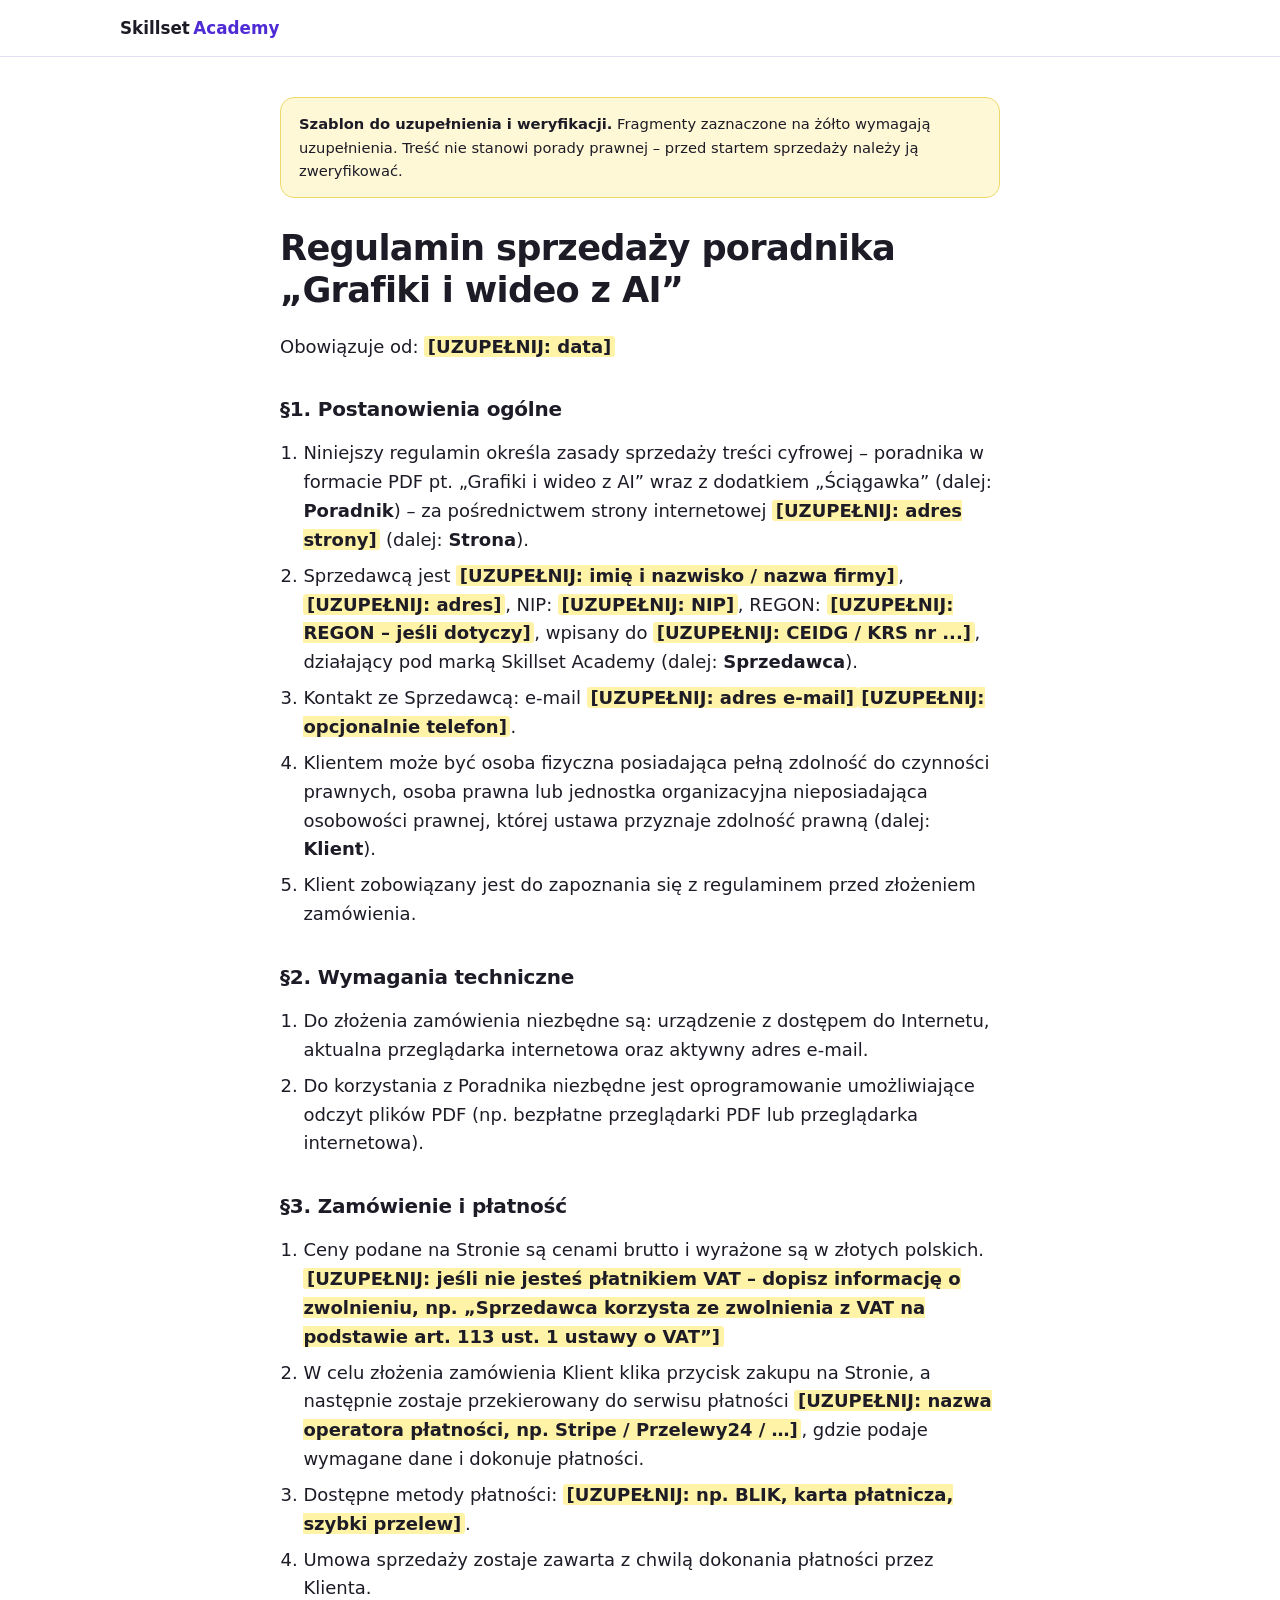
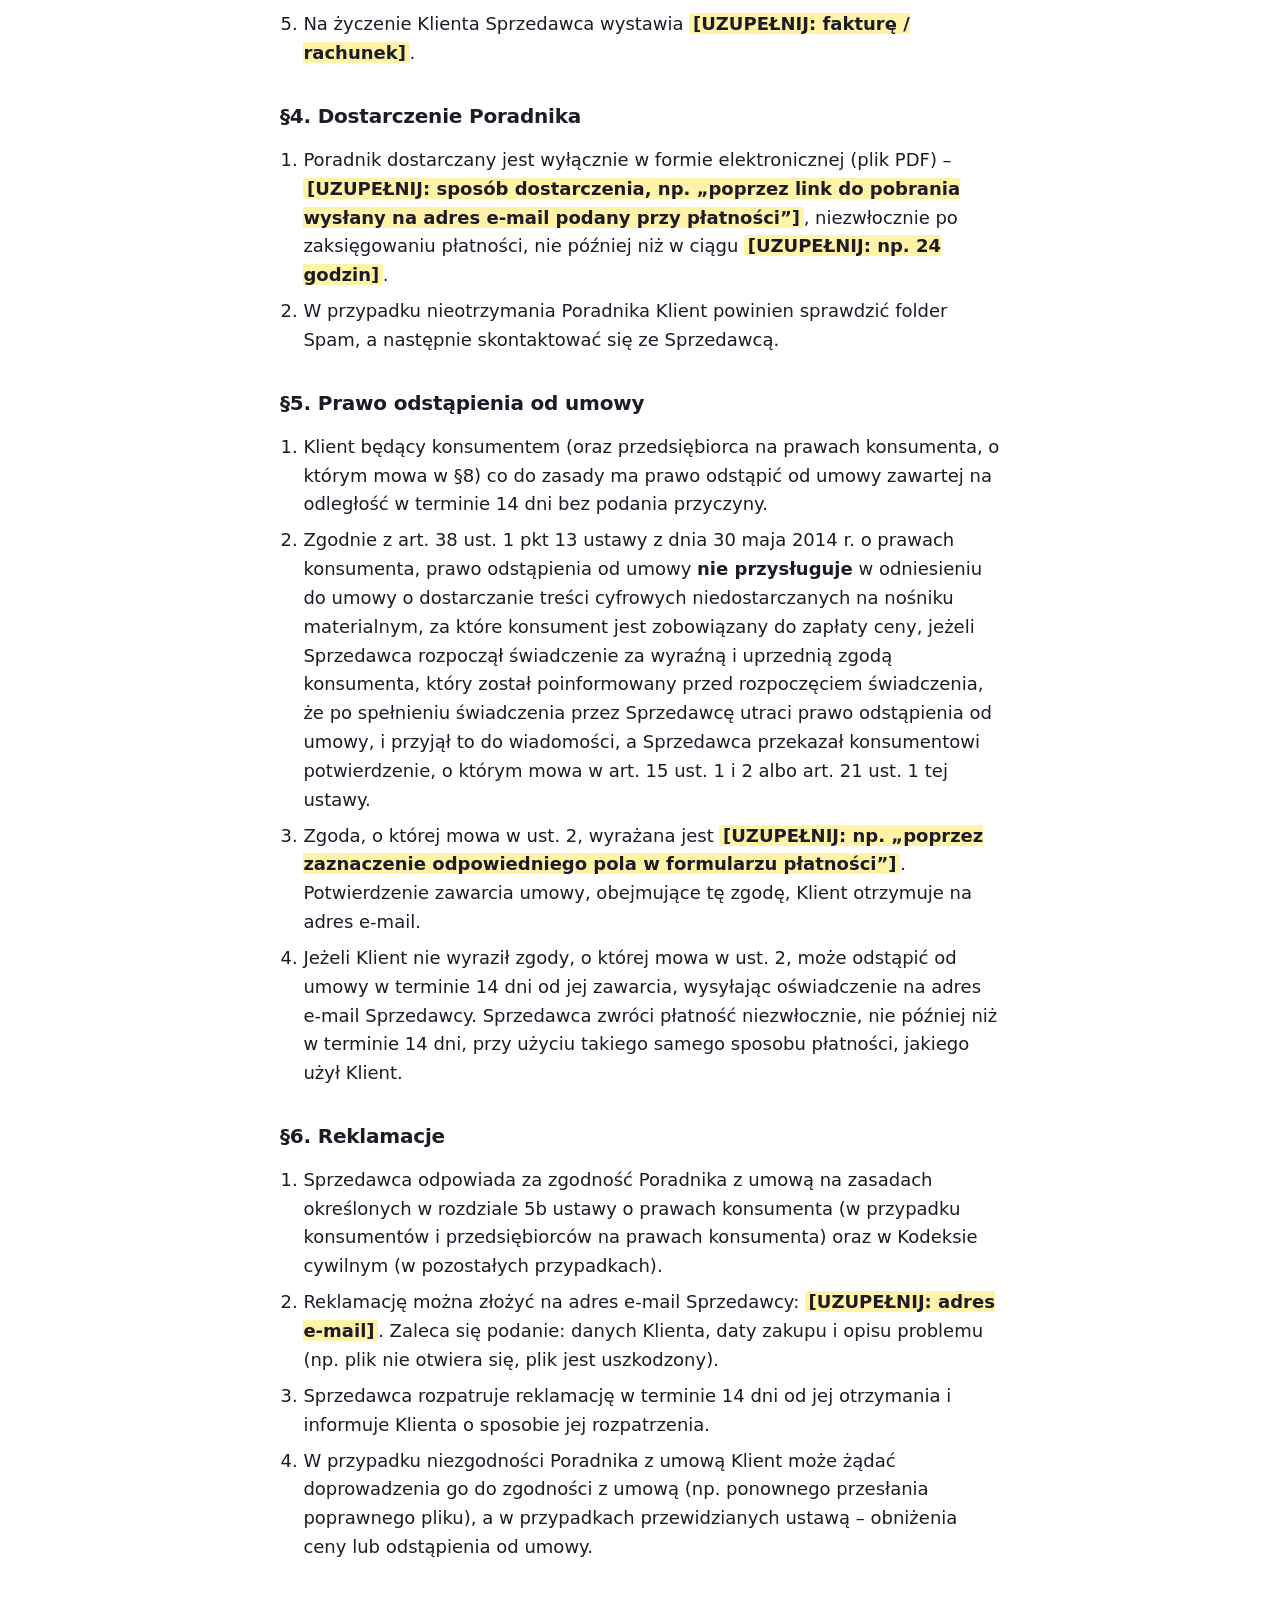
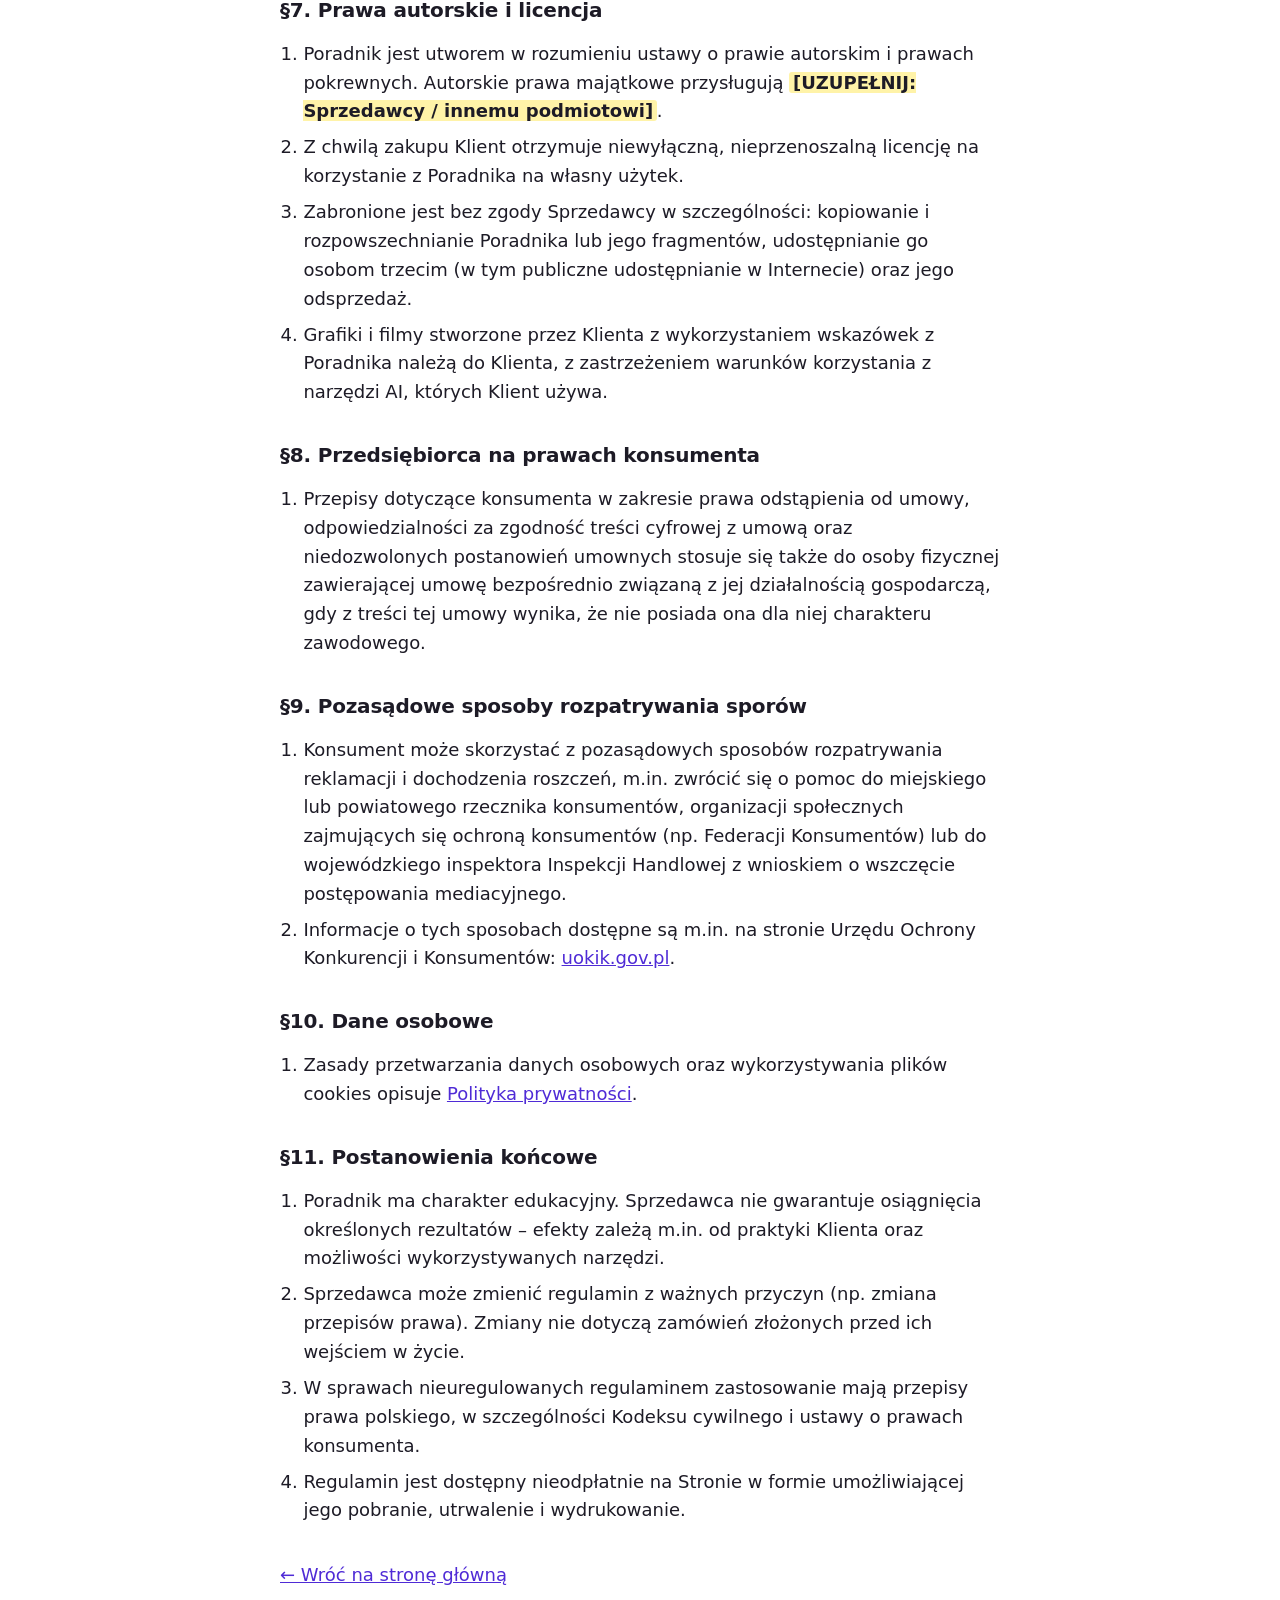
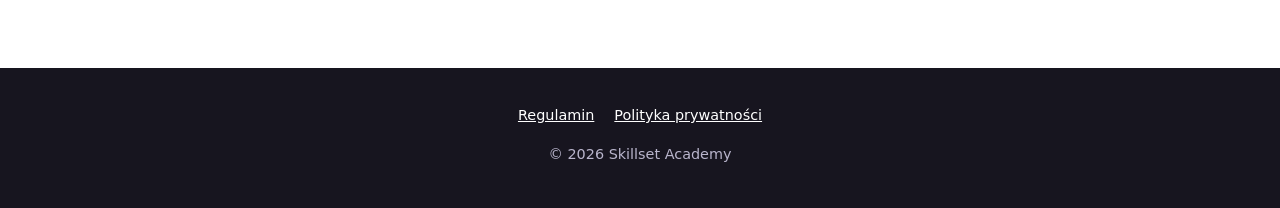
<file: site/regulamin.html>
<!doctype html>
<html lang="pl">
<head>
  <meta charset="utf-8">
  <meta name="viewport" content="width=device-width, initial-scale=1">
  <title>Regulamin | Skillset Academy</title>
  <meta name="theme-color" content="#4f2bd6">
  <link rel="icon" href="assets/img/favicon.svg" type="image/svg+xml">
  <link rel="stylesheet" href="assets/css/style.css">
  <script src="config.js"></script>
</head>
<body>

<header class="topbar">
  <div class="wrap topbar__inner">
    <a class="logo" href="index.html" style="text-decoration:none">Skillset<span class="logo__accent">Academy</span></a>
  </div>
</header>

<main class="doc">
  <div class="wrap wrap--narrow">

    <!--
      =====================================================================
      SZABLON REGULAMINU - DO WERYFIKACJI PRZEZ PRAWNIKA PRZED STARTEM.
      Wszystkie miejsca do uzupełnienia są oznaczone <span class="fill">[UZUPEŁNIJ: ...]</span>
      i wyświetlają się na żółto. Po uzupełnieniu usuń też żółtą ramkę "doc-note" poniżej.
      =====================================================================
    -->
    <div class="doc-note">
      <strong>Szablon do uzupełnienia i weryfikacji.</strong> Fragmenty zaznaczone na żółto wymagają uzupełnienia.
      Treść nie stanowi porady prawnej – przed startem sprzedaży należy ją zweryfikować.
    </div>

    <h1>Regulamin sprzedaży poradnika „Grafiki i wideo z AI”</h1>
    <p>Obowiązuje od: <span class="fill">[UZUPEŁNIJ: data]</span></p>

    <h2>§1. Postanowienia ogólne</h2>
    <ol>
      <li>Niniejszy regulamin określa zasady sprzedaży treści cyfrowej – poradnika w formacie PDF pt. „Grafiki i wideo z AI” wraz z dodatkiem „Ściągawka” (dalej: <strong>Poradnik</strong>) – za pośrednictwem strony internetowej <span class="fill">[UZUPEŁNIJ: adres strony]</span> (dalej: <strong>Strona</strong>).</li>
      <li>Sprzedawcą jest <span class="fill">[UZUPEŁNIJ: imię i nazwisko / nazwa firmy]</span>, <span class="fill">[UZUPEŁNIJ: adres]</span>, NIP: <span class="fill">[UZUPEŁNIJ: NIP]</span>, REGON: <span class="fill">[UZUPEŁNIJ: REGON – jeśli dotyczy]</span>, wpisany do <span class="fill">[UZUPEŁNIJ: CEIDG / KRS nr ...]</span>, działający pod marką Skillset Academy (dalej: <strong>Sprzedawca</strong>).
        <!-- UZUPEŁNIJ: jeśli sprzedajesz w ramach działalności nierejestrowanej, zmień ten zapis odpowiednio -->
      </li>
      <li>Kontakt ze Sprzedawcą: e-mail <span class="fill">[UZUPEŁNIJ: adres e-mail]</span><span class="fill">[UZUPEŁNIJ: opcjonalnie telefon]</span>.</li>
      <li>Klientem może być osoba fizyczna posiadająca pełną zdolność do czynności prawnych, osoba prawna lub jednostka organizacyjna nieposiadająca osobowości prawnej, której ustawa przyznaje zdolność prawną (dalej: <strong>Klient</strong>).</li>
      <li>Klient zobowiązany jest do zapoznania się z regulaminem przed złożeniem zamówienia.</li>
    </ol>

    <h2>§2. Wymagania techniczne</h2>
    <ol>
      <li>Do złożenia zamówienia niezbędne są: urządzenie z dostępem do Internetu, aktualna przeglądarka internetowa oraz aktywny adres e-mail.</li>
      <li>Do korzystania z Poradnika niezbędne jest oprogramowanie umożliwiające odczyt plików PDF (np. bezpłatne przeglądarki PDF lub przeglądarka internetowa).</li>
    </ol>

    <h2>§3. Zamówienie i płatność</h2>
    <ol>
      <li>Ceny podane na Stronie są cenami brutto i wyrażone są w złotych polskich. <span class="fill">[UZUPEŁNIJ: jeśli nie jesteś płatnikiem VAT – dopisz informację o zwolnieniu, np. „Sprzedawca korzysta ze zwolnienia z VAT na podstawie art. 113 ust. 1 ustawy o VAT”]</span></li>
      <li>W celu złożenia zamówienia Klient klika przycisk zakupu na Stronie, a następnie zostaje przekierowany do serwisu płatności <span class="fill">[UZUPEŁNIJ: nazwa operatora płatności, np. Stripe / Przelewy24 / …]</span>, gdzie podaje wymagane dane i dokonuje płatności.</li>
      <li>Dostępne metody płatności: <span class="fill">[UZUPEŁNIJ: np. BLIK, karta płatnicza, szybki przelew]</span>.</li>
      <li>Umowa sprzedaży zostaje zawarta z chwilą dokonania płatności przez Klienta.</li>
      <li>Na życzenie Klienta Sprzedawca wystawia <span class="fill">[UZUPEŁNIJ: fakturę / rachunek]</span>.</li>
    </ol>

    <h2>§4. Dostarczenie Poradnika</h2>
    <ol>
      <li>Poradnik dostarczany jest wyłącznie w formie elektronicznej (plik PDF) – <span class="fill">[UZUPEŁNIJ: sposób dostarczenia, np. „poprzez link do pobrania wysłany na adres e-mail podany przy płatności”]</span>, niezwłocznie po zaksięgowaniu płatności, nie później niż w ciągu <span class="fill">[UZUPEŁNIJ: np. 24 godzin]</span>.</li>
      <li>W przypadku nieotrzymania Poradnika Klient powinien sprawdzić folder Spam, a następnie skontaktować się ze Sprzedawcą.</li>
    </ol>

    <h2>§5. Prawo odstąpienia od umowy</h2>
    <ol>
      <li>Klient będący konsumentem (oraz przedsiębiorca na prawach konsumenta, o którym mowa w §8) co do zasady ma prawo odstąpić od umowy zawartej na odległość w terminie 14 dni bez podania przyczyny.</li>
      <li>Zgodnie z art. 38 ust. 1 pkt 13 ustawy z dnia 30 maja 2014 r. o prawach konsumenta, prawo odstąpienia od umowy <strong>nie przysługuje</strong> w odniesieniu do umowy o dostarczanie treści cyfrowych niedostarczanych na nośniku materialnym, za które konsument jest zobowiązany do zapłaty ceny, jeżeli Sprzedawca rozpoczął świadczenie za wyraźną i uprzednią zgodą konsumenta, który został poinformowany przed rozpoczęciem świadczenia, że po spełnieniu świadczenia przez Sprzedawcę utraci prawo odstąpienia od umowy, i przyjął to do wiadomości, a Sprzedawca przekazał konsumentowi potwierdzenie, o którym mowa w art. 15 ust. 1 i 2 albo art. 21 ust. 1 tej ustawy.</li>
      <li>Zgoda, o której mowa w ust. 2, wyrażana jest <span class="fill">[UZUPEŁNIJ: np. „poprzez zaznaczenie odpowiedniego pola w formularzu płatności”]</span>. Potwierdzenie zawarcia umowy, obejmujące tę zgodę, Klient otrzymuje na adres e-mail.
        <!-- UZUPEŁNIJ: upewnij się, że operator płatności pozwala dodać taki obowiązkowy checkbox i wysyła potwierdzenie e-mail -->
      </li>
      <li>Jeżeli Klient nie wyraził zgody, o której mowa w ust. 2, może odstąpić od umowy w terminie 14 dni od jej zawarcia, wysyłając oświadczenie na adres e-mail Sprzedawcy. Sprzedawca zwróci płatność niezwłocznie, nie później niż w terminie 14 dni, przy użyciu takiego samego sposobu płatności, jakiego użył Klient.</li>
    </ol>

    <h2>§6. Reklamacje</h2>
    <ol>
      <li>Sprzedawca odpowiada za zgodność Poradnika z umową na zasadach określonych w rozdziale 5b ustawy o prawach konsumenta (w przypadku konsumentów i przedsiębiorców na prawach konsumenta) oraz w Kodeksie cywilnym (w pozostałych przypadkach).</li>
      <li>Reklamację można złożyć na adres e-mail Sprzedawcy: <span class="fill">[UZUPEŁNIJ: adres e-mail]</span>. Zaleca się podanie: danych Klienta, daty zakupu i opisu problemu (np. plik nie otwiera się, plik jest uszkodzony).</li>
      <li>Sprzedawca rozpatruje reklamację w terminie 14 dni od jej otrzymania i informuje Klienta o sposobie jej rozpatrzenia.</li>
      <li>W przypadku niezgodności Poradnika z umową Klient może żądać doprowadzenia go do zgodności z umową (np. ponownego przesłania poprawnego pliku), a w przypadkach przewidzianych ustawą – obniżenia ceny lub odstąpienia od umowy.</li>
    </ol>

    <h2>§7. Prawa autorskie i licencja</h2>
    <ol>
      <li>Poradnik jest utworem w rozumieniu ustawy o prawie autorskim i prawach pokrewnych. Autorskie prawa majątkowe przysługują <span class="fill">[UZUPEŁNIJ: Sprzedawcy / innemu podmiotowi]</span>.</li>
      <li>Z chwilą zakupu Klient otrzymuje niewyłączną, nieprzenoszalną licencję na korzystanie z Poradnika na własny użytek.</li>
      <li>Zabronione jest bez zgody Sprzedawcy w szczególności: kopiowanie i rozpowszechnianie Poradnika lub jego fragmentów, udostępnianie go osobom trzecim (w tym publiczne udostępnianie w Internecie) oraz jego odsprzedaż.</li>
      <li>Grafiki i filmy stworzone przez Klienta z wykorzystaniem wskazówek z Poradnika należą do Klienta, z zastrzeżeniem warunków korzystania z narzędzi AI, których Klient używa.</li>
    </ol>

    <h2>§8. Przedsiębiorca na prawach konsumenta</h2>
    <ol>
      <li>Przepisy dotyczące konsumenta w zakresie prawa odstąpienia od umowy, odpowiedzialności za zgodność treści cyfrowej z umową oraz niedozwolonych postanowień umownych stosuje się także do osoby fizycznej zawierającej umowę bezpośrednio związaną z jej działalnością gospodarczą, gdy z treści tej umowy wynika, że nie posiada ona dla niej charakteru zawodowego.</li>
    </ol>

    <h2>§9. Pozasądowe sposoby rozpatrywania sporów</h2>
    <ol>
      <li>Konsument może skorzystać z pozasądowych sposobów rozpatrywania reklamacji i dochodzenia roszczeń, m.in. zwrócić się o pomoc do miejskiego lub powiatowego rzecznika konsumentów, organizacji społecznych zajmujących się ochroną konsumentów (np. Federacji Konsumentów) lub do wojewódzkiego inspektora Inspekcji Handlowej z wnioskiem o wszczęcie postępowania mediacyjnego.</li>
      <li>Informacje o tych sposobach dostępne są m.in. na stronie Urzędu Ochrony Konkurencji i Konsumentów: <a href="https://uokik.gov.pl" rel="noopener">uokik.gov.pl</a>.</li>
    </ol>

    <h2>§10. Dane osobowe</h2>
    <ol>
      <li>Zasady przetwarzania danych osobowych oraz wykorzystywania plików cookies opisuje <a href="polityka-prywatnosci.html">Polityka prywatności</a>.</li>
    </ol>

    <h2>§11. Postanowienia końcowe</h2>
    <ol>
      <li>Poradnik ma charakter edukacyjny. Sprzedawca nie gwarantuje osiągnięcia określonych rezultatów – efekty zależą m.in. od praktyki Klienta oraz możliwości wykorzystywanych narzędzi.</li>
      <li>Sprzedawca może zmienić regulamin z ważnych przyczyn (np. zmiana przepisów prawa). Zmiany nie dotyczą zamówień złożonych przed ich wejściem w życie.</li>
      <li>W sprawach nieuregulowanych regulaminem zastosowanie mają przepisy prawa polskiego, w szczególności Kodeksu cywilnego i ustawy o prawach konsumenta.</li>
      <li>Regulamin jest dostępny nieodpłatnie na Stronie w formie umożliwiającej jego pobranie, utrwalenie i wydrukowanie.</li>
    </ol>

    <p style="margin-top:2em"><a href="index.html">← Wróć na stronę główną</a></p>
  </div>
</main>

<footer class="footer">
  <div class="wrap">
    <nav class="footer__links">
      <a href="regulamin.html">Regulamin</a>
      <a href="polityka-prywatnosci.html">Polityka prywatności</a>
      <a href="#" class="js-cookie-settings">Ustawienia cookies</a>
    </nav>
    <p class="footer__copy">© <span class="js-year">2026</span> Skillset Academy</p>
  </div>
</footer>

<script src="assets/js/tracking.js" defer></script>
<script src="assets/js/main.js" defer></script>
</body>
</html>
</file>
<file: site/assets/css/style.css>
/* ==========================================================
   Style strony sprzedażowej - bez bibliotek, mobile-first.
   KOLORY: zmień zmienne poniżej, żeby dopasować stronę do marki.
   ========================================================== */
:root {
  --c-primary: #4f2bd6;       /* główny kolor marki */
  --c-primary-dark: #3a1fa3;
  --c-accent: #ff7a1a;        /* kolor przycisków zakupu */
  --c-accent-dark: #e5600a;
  --c-text: #1d1b26;
  --c-muted: #5c5970;
  --c-bg: #ffffff;
  --c-bg-alt: #f5f3fc;
  --c-border: #e3dff2;
  --c-yes: #1a9e5c;
  --c-no: #c4384b;
  --radius: 14px;
  --shadow: 0 8px 30px rgba(40, 20, 120, .10);
  --font: system-ui, -apple-system, "Segoe UI", Roboto, "Helvetica Neue", Arial, sans-serif;
}

*, *::before, *::after { box-sizing: border-box; }

html { scroll-behavior: smooth; -webkit-text-size-adjust: 100%; }

body {
  margin: 0;
  font-family: var(--font);
  font-size: 17px;
  line-height: 1.6;
  color: var(--c-text);
  background: var(--c-bg);
}

img, video { max-width: 100%; height: auto; display: block; }

a { color: var(--c-primary); }

h1, h2, h3 { line-height: 1.2; margin: 0 0 .6em; }
h1 { font-size: clamp(1.9rem, 6vw, 3rem); letter-spacing: -.02em; }
h2 { font-size: clamp(1.5rem, 4.5vw, 2.2rem); letter-spacing: -.01em; text-align: center; }
h3 { font-size: 1.15rem; }
p { margin: 0 0 1em; }

[hidden] { display: none !important; }

.wrap { width: 100%; max-width: 1080px; margin: 0 auto; padding: 0 20px; }
.wrap--narrow { max-width: 760px; }

/* ---------- Przyciski ---------- */
.btn {
  display: inline-block;
  background: var(--c-accent);
  color: #fff;
  font-weight: 700;
  text-decoration: none;
  text-align: center;
  border: 0;
  border-radius: 999px;
  padding: .8em 1.6em;
  box-shadow: 0 6px 18px rgba(255, 122, 26, .35);
  transition: background .15s, transform .15s;
  cursor: pointer;
}
.btn:hover, .btn:focus-visible { background: var(--c-accent-dark); transform: translateY(-1px); }
.btn:focus-visible { outline: 3px solid var(--c-primary); outline-offset: 3px; }
.btn--big { font-size: 1.15rem; padding: 1em 2em; }
.btn--small { font-size: .9rem; padding: .5em 1.1em; box-shadow: none; }
.btn--block { display: block; width: 100%; }
.btn--ghost { background: transparent; color: var(--c-text); box-shadow: none; border: 2px solid var(--c-border); }
.btn--ghost:hover, .btn--ghost:focus-visible { background: var(--c-bg-alt); }

/* ---------- Pasek górny ---------- */
.topbar {
  position: sticky; top: 0; z-index: 20;
  background: rgba(255, 255, 255, .95);
  backdrop-filter: saturate(180%) blur(8px);
  border-bottom: 1px solid var(--c-border);
}
.topbar__inner { display: flex; align-items: center; justify-content: space-between; min-height: 56px; }
.logo { font-weight: 800; font-size: 1.05rem; color: var(--c-text); }
.logo__accent { color: var(--c-primary); margin-left: .2em; }

/* ---------- Hero ---------- */
.hero {
  background: linear-gradient(160deg, #f1edff 0%, #fff 60%);
  padding: 36px 0 48px;
}
.hero__inner { display: grid; gap: 32px; align-items: center; }
.eyebrow {
  display: inline-block;
  font-size: .85rem; font-weight: 700; text-transform: uppercase; letter-spacing: .06em;
  color: var(--c-primary);
  background: #e8e2ff;
  padding: .3em .8em; border-radius: 999px;
  margin-bottom: 1em;
}
.lead { font-size: 1.1rem; color: var(--c-muted); }
.cta { margin-top: 1.4em; }
.cta__note { font-size: .88rem; color: var(--c-muted); margin: .8em 0 0; }
.hero__visual { display: flex; justify-content: center; }

/* Zastępcza okładka (usuń, gdy wstawisz prawdziwą grafikę) */
.cover {
  width: min(260px, 70vw);
  aspect-ratio: 3 / 4;
  border-radius: 10px 18px 18px 10px;
  background: linear-gradient(145deg, var(--c-primary) 0%, #8b3bd9 55%, var(--c-accent) 120%);
  color: #fff;
  display: flex; flex-direction: column; justify-content: space-between;
  padding: 24px;
  box-shadow: var(--shadow), inset 8px 0 0 rgba(0, 0, 0, .12);
  transform: rotate(-3deg);
}
.cover__brand { font-size: .8rem; font-weight: 700; letter-spacing: .08em; text-transform: uppercase; opacity: .9; }
.cover__title { font-size: 2.3rem; font-weight: 800; line-height: 1.05; }
.cover__tag { font-size: .85rem; opacity: .9; }

/* ---------- Listy z ikonami ---------- */
.ticks, .crosses { list-style: none; padding: 0; margin: 0; }
.ticks li, .crosses li { position: relative; padding-left: 1.8em; margin-bottom: .55em; }
.ticks li::before, .crosses li::before {
  position: absolute; left: 0; top: 0;
  font-weight: 800;
}
.ticks li::before { content: "✓"; color: var(--c-yes); }
.crosses li::before { content: "✕"; color: var(--c-no); }

/* ---------- Sekcje ---------- */
.section { padding: 56px 0; }
.section--alt { background: var(--c-bg-alt); }
.section__lead { text-align: center; color: var(--c-muted); max-width: 640px; margin: 0 auto 2em; }

.grid { display: grid; gap: 20px; }

.card {
  background: #fff;
  border: 1px solid var(--c-border);
  border-radius: var(--radius);
  padding: 24px;
}
.card--yes { border-top: 4px solid var(--c-yes); }
.card--no { border-top: 4px solid var(--c-no); }

.feature {
  background: #fff;
  border-radius: var(--radius);
  padding: 22px;
  box-shadow: 0 2px 10px rgba(40, 20, 120, .05);
}
.feature__icon { font-size: 1.8rem; display: block; margin-bottom: .3em; }
.feature p { color: var(--c-muted); margin: 0; }

/* ---------- Rozdziały ---------- */
.chapters { list-style: none; counter-reset: ch; padding: 0; margin: 0; }
.chapters li {
  counter-increment: ch;
  position: relative;
  padding: 16px 16px 16px 68px;
  border: 1px solid var(--c-border);
  border-radius: var(--radius);
  margin-bottom: 12px;
  display: flex; flex-direction: column;
}
.chapters li::before {
  content: counter(ch);
  position: absolute; left: 16px; top: 50%; transform: translateY(-50%);
  width: 38px; height: 38px; border-radius: 50%;
  background: var(--c-primary); color: #fff; font-weight: 800;
  display: grid; place-items: center;
}
.chapters__title { font-weight: 700; }
.chapters__desc { color: var(--c-muted); font-size: .95rem; }
.chapters__desc:empty { display: none; }

/* ---------- Bonus ---------- */
.bonus {
  position: relative;
  background: #fff;
  border: 2px dashed var(--c-accent);
  border-radius: var(--radius);
  padding: 36px 24px 24px;
  text-align: center;
}
.bonus__badge {
  position: absolute; top: -14px; left: 50%; transform: translateX(-50%);
  background: var(--c-accent); color: #fff;
  font-size: .8rem; font-weight: 800; text-transform: uppercase; letter-spacing: .06em;
  padding: .3em 1em; border-radius: 999px; white-space: nowrap;
}
.bonus p { margin: 0; color: var(--c-muted); }
.trainings { text-align: center; color: var(--c-muted); font-size: .95rem; margin: 28px 0 0; }

/* ---------- Przykłady prac ---------- */
.examples { display: grid; grid-template-columns: repeat(2, 1fr); gap: 12px; }
.example { margin: 0; border-radius: var(--radius); overflow: hidden; background: var(--c-bg-alt); }
.example img, .example video { width: 100%; aspect-ratio: 1 / 1; object-fit: cover; }
.example figcaption { font-size: .85rem; color: var(--c-muted); padding: 8px 10px; }
.placeholder {
  aspect-ratio: 1 / 1;
  display: grid; place-items: center; text-align: center;
  padding: 12px;
  color: var(--c-muted); font-size: .9rem; font-weight: 600;
  border: 2px dashed var(--c-border); border-radius: var(--radius);
}
.example--video .placeholder { background: #ece8fb; }

/* ---------- Opinie ---------- */
.reviews { display: grid; gap: 16px; }
.review { margin: 0; background: #fff; border-radius: var(--radius); padding: 20px; }
.review cite { font-style: normal; font-weight: 700; font-size: .9rem; }

/* ---------- FAQ ---------- */
.faq details {
  background: #fff;
  border: 1px solid var(--c-border);
  border-radius: var(--radius);
  margin-bottom: 10px;
}
.faq summary {
  cursor: pointer;
  list-style: none;
  font-weight: 700;
  padding: 16px 48px 16px 18px;
  position: relative;
}
.faq summary::-webkit-details-marker { display: none; }
.faq summary::after {
  content: "+";
  position: absolute; right: 18px; top: 50%; transform: translateY(-50%);
  font-size: 1.4rem; color: var(--c-primary);
}
.faq details[open] summary::after { content: "−"; }
.faq details p { padding: 0 18px 16px; margin: 0; color: var(--c-muted); }

/* ---------- Końcowy CTA ---------- */
.final-cta { text-align: center; background: linear-gradient(160deg, #f1edff 0%, #fff 70%); }
.price { font-size: 2.4rem; font-weight: 800; color: var(--c-primary); margin: 0 0 .4em; }

/* ---------- Przyklejony przycisk (telefon) ---------- */
.sticky-cta {
  position: fixed; left: 0; right: 0; bottom: 0; z-index: 30;
  padding: 10px 16px calc(10px + env(safe-area-inset-bottom));
  background: rgba(255, 255, 255, .97);
  border-top: 1px solid var(--c-border);
  box-shadow: 0 -6px 20px rgba(0, 0, 0, .06);
  transform: translateY(110%);
  transition: transform .25s ease;
}
.sticky-cta.is-visible { transform: translateY(0); }

/* ---------- Stopka ---------- */
.footer {
  background: #17151f; color: #b9b5cc;
  padding: 36px 0 110px; /* dolny odstęp, żeby przyklejony przycisk nie zasłaniał stopki */
  font-size: .9rem; text-align: center;
}
.footer a { color: #fff; }
.footer__links { display: flex; flex-wrap: wrap; justify-content: center; gap: 8px 20px; margin-bottom: 16px; }
.footer p { margin: 0 0 .4em; }

/* ---------- Baner cookies ---------- */
.cookie-banner {
  position: fixed; left: 12px; right: 12px; bottom: 12px; z-index: 50;
  max-width: 560px; margin: 0 auto;
  background: #fff; color: var(--c-text);
  border-radius: var(--radius);
  box-shadow: 0 10px 40px rgba(0, 0, 0, .2);
  padding: 18px;
  font-size: .9rem;
}
.cookie-banner p { margin: 0 0 12px; }
.cookie-banner__actions { display: flex; gap: 10px; flex-wrap: wrap; }
.cookie-banner__actions .btn { flex: 1 1 140px; font-size: .95rem; padding: .7em 1em; box-shadow: none; }

/* ---------- Strony tekstowe (regulamin, polityka, podziękowanie) ---------- */
.doc { padding: 40px 0 60px; }
.doc h1 { font-size: clamp(1.6rem, 5vw, 2.2rem); }
.doc h2 { text-align: left; font-size: 1.25rem; margin-top: 1.8em; }
.doc ol, .doc ul { padding-left: 1.3em; }
.doc li { margin-bottom: .4em; }
.fill { background: #fff3a8; padding: 0 .2em; border-radius: 3px; font-weight: 600; }
.doc-note {
  background: #fff8d6; border: 1px solid #f0d96b; border-radius: var(--radius);
  padding: 14px 18px; font-size: .92rem; margin-bottom: 2em;
}
.thanks { text-align: center; padding: 60px 0; }
.thanks__icon { font-size: 3rem; display: block; margin-bottom: .2em; }
.thanks .footer { padding-bottom: 36px; }

/* ---------- Większe ekrany ---------- */
@media (min-width: 760px) {
  body { font-size: 18px; }
  .hero { padding: 64px 0 80px; }
  .hero__inner { grid-template-columns: 1.3fr 1fr; gap: 48px; }
  .grid--2 { grid-template-columns: repeat(2, 1fr); }
  .grid--3 { grid-template-columns: repeat(3, 1fr); }
  .examples { grid-template-columns: repeat(3, 1fr); gap: 16px; }
  .reviews { grid-template-columns: repeat(2, 1fr); }
  .section { padding: 80px 0; }
  .cover { width: 300px; }
  .footer { padding-bottom: 36px; }
  /* na komputerze przyklejony przycisk nie jest potrzebny - jest przycisk w pasku górnym */
  .sticky-cta { display: none; }
}

@media (prefers-reduced-motion: reduce) {
  html { scroll-behavior: auto; }
  .btn, .sticky-cta { transition: none; }
}
</file>
